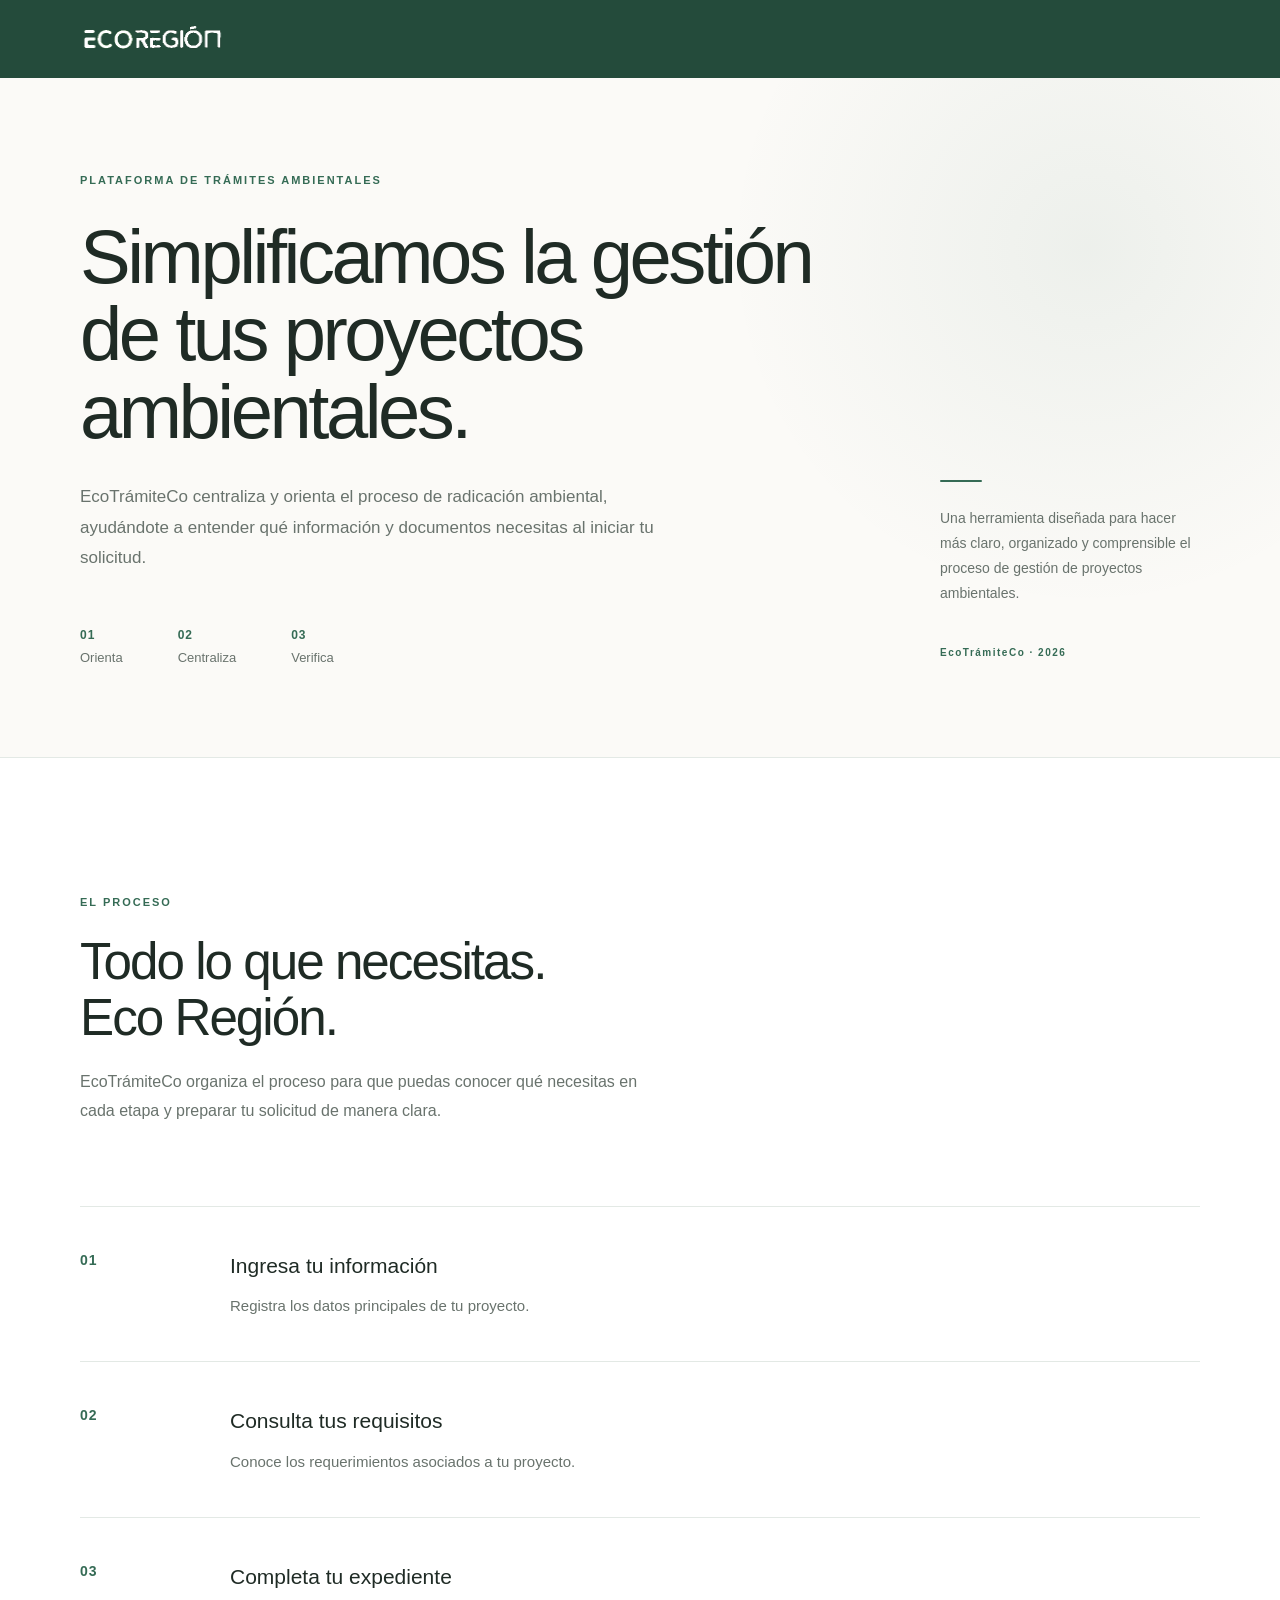
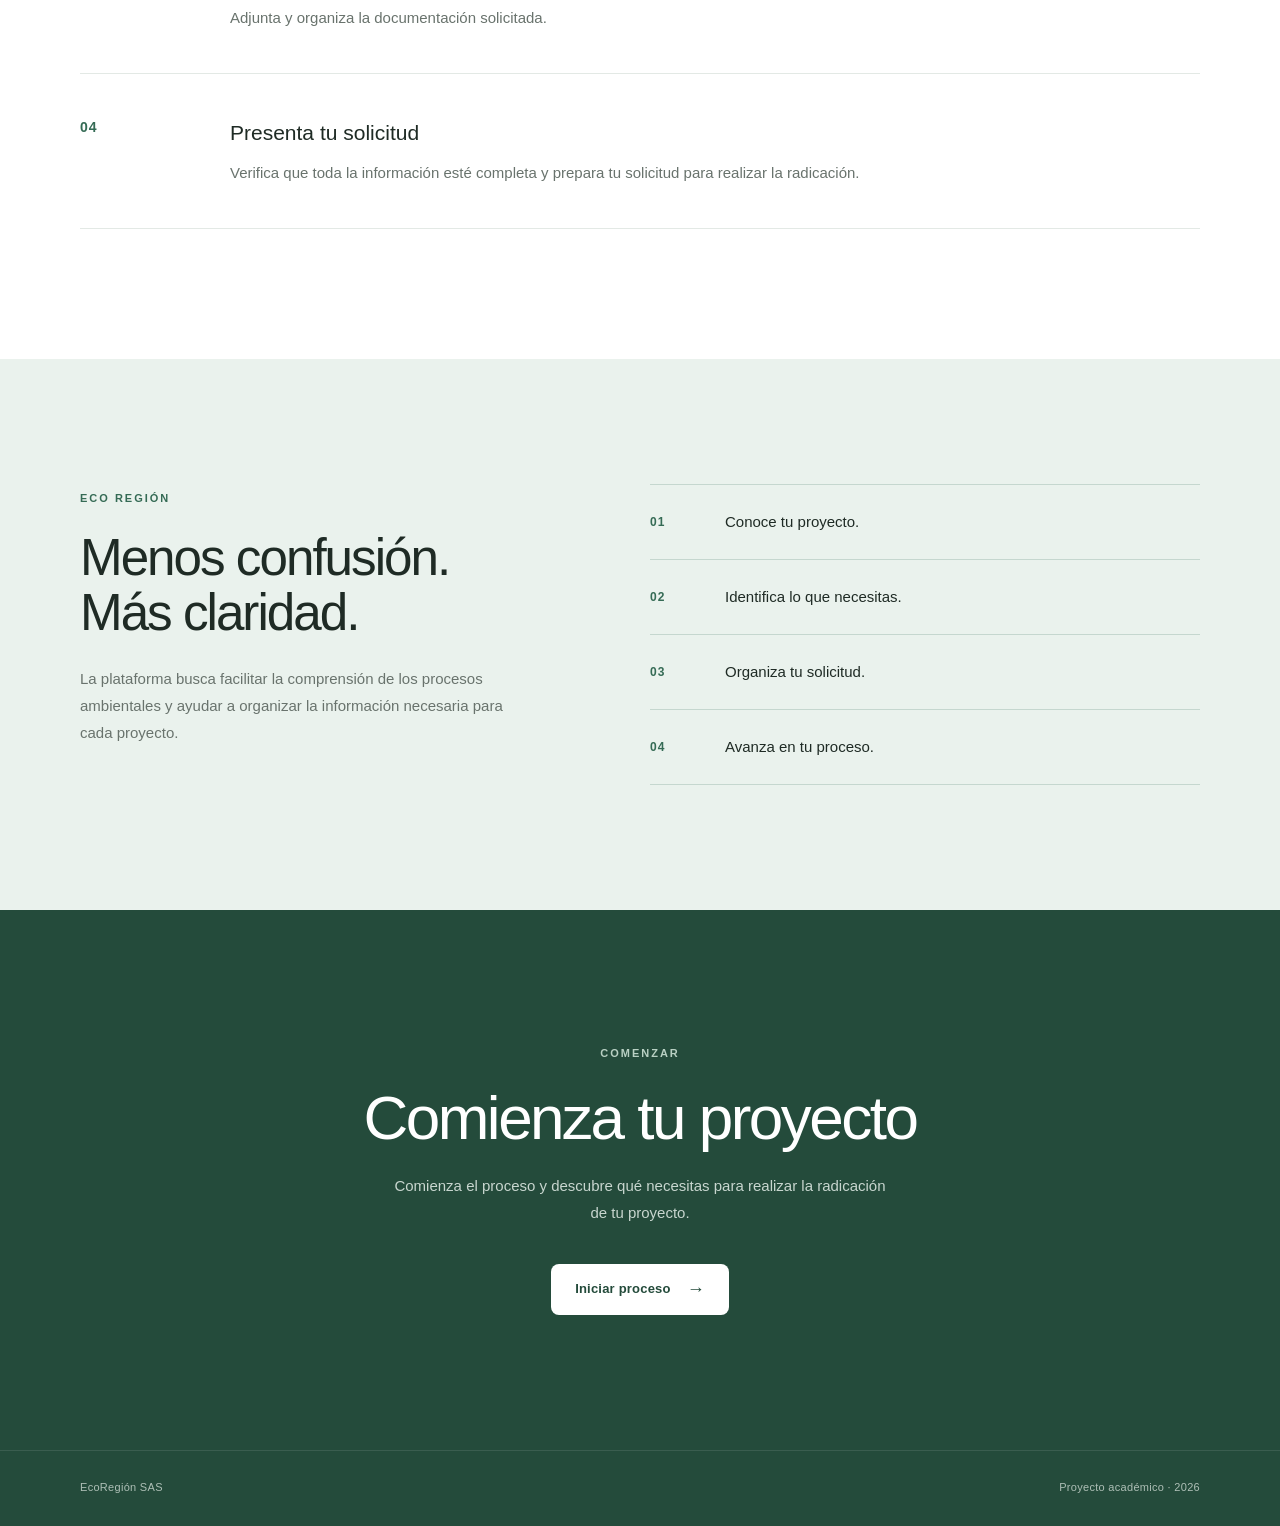
<file: index.html>
<!DOCTYPE html>
<html lang="es">

<head>
    <meta charset="UTF-8">
    <meta name="viewport" content="width=device-width, initial-scale=1.0">

    <title>EcoRegión | EcoTrámiteCo</title>

    <meta name="description" content="EcoRegión facilita la gestión y radicación de proyectos ambientales.">
    
    <link rel="icon" type="image/png" href="img/Logotipo.png">
    <link rel="stylesheet" href="style.css">
</head>

<body>
    <!-- =========================
         HEADER
    ========================== -->

    <header class="navbar">
        <div class="container navbar-content">

            <a href="#inicio" class="logo">
                <img src="/img/Logo.png" alt="EcoRegión">
            </a>

        </div>
    </header>


    <main>

        <!-- =========================
             HERO
        ========================== -->

        <section id="inicio" class="hero">

            <div class="container hero-content">

                <div class="hero-text">

                    <span class="label">
                        PLATAFORMA DE TRÁMITES AMBIENTALES
                    </span>

                    <h1>
                        Simplificamos la gestión
                        de tus proyectos ambientales.
                    </h1>

                    <p>
                        EcoTrámiteCo centraliza y orienta el proceso de
                        radicación ambiental, ayudándote a entender
                        qué información y documentos necesitas al iniciar tu solicitud.
                    </p>

                    <div class="hero-meta">

                        <div>
                            <strong>01</strong>
                            <span>Orienta</span>
                        </div>

                        <div>
                            <strong>02</strong>
                            <span>Centraliza</span>
                        </div>

                        <div>
                            <strong>03</strong>
                            <span>Verifica</span>
                        </div>

                    </div>

                </div>


                <div class="hero-side">

                    <div class="hero-line"></div>

                    <p>
                        Una herramienta diseñada para hacer más
                        claro, organizado y comprensible el proceso
                        de gestión de proyectos ambientales.
                    </p>

                    <span class="hero-location">
                        EcoTrámiteCo · 2026
                    </span>

                </div>

            </div>

        </section>


        <!-- =========================
             CÓMO FUNCIONA
        ========================== -->

        <section id="como-funciona" class="process">

            <div class="container">

                <div class="section-header">

                    <span class="label">
                        El proceso
                    </span>

                    <h2>
                        Todo lo que necesitas.<br> 
                        Eco Región.
                    </h2>

                    <p>
                        EcoTrámiteCo organiza el proceso para que puedas
                        conocer qué necesitas en cada etapa y preparar
                        tu solicitud de manera clara.
                    </p>

                </div>


                <div class="steps">

                    <!-- PASO 01 -->

                    <article class="step">

                        <span class="step-number">
                            01
                        </span>

                        <div class="step-content">

                            <h3>
                                Ingresa tu información
                            </h3>

                            <p>
                                Registra los datos principales de tu proyecto.
                            </p>

                        </div>

                    </article>


                    <!-- PASO 02 -->

                    <article class="step">

                        <span class="step-number">
                            02
                        </span>

                        <div class="step-content">

                            <h3>
                                Consulta tus requisitos
                            </h3>

                            <p>
                                Conoce los requerimientos asociados a tu proyecto.
                            </p>

                        </div>

                    </article>


                    <!-- PASO 03 -->

                    <article class="step">

                        <span class="step-number">
                            03
                        </span>

                        <div class="step-content">

                            <h3>
                                Completa tu expediente
                            </h3>

                            <p>
                                Adjunta y organiza la documentación solicitada.
                            </p>

                        </div>

                    </article>


                    <!-- PASO 04 -->

                    <article class="step">

                        <span class="step-number">
                            04
                        </span>

                        <div class="step-content">

                            <h3>
                                Presenta tu solicitud
                            </h3>

                            <p>
                                Verifica que toda la información esté
                                completa y prepara tu solicitud para
                                realizar la radicación.
                            </p>

                        </div>

                    </article>

                </div>

            </div>

        </section>


        <!-- =========================
             QUÉ PUEDES HACER
        ========================== -->

        <section class="features">

            <div class="container features-grid">

                <div class="features-intro">

                    <span class="label">
                        ECO REGIÓN
                    </span>

                    <h2>
                        Menos confusión.
                        Más claridad.
                    </h2>

                    <p>
                        La plataforma busca facilitar la comprensión
                        de los procesos ambientales y ayudar a organizar
                        la información necesaria para cada proyecto.
                    </p>

                </div>


                <div class="feature-list">

                    <div class="feature-item">

                        <span>01</span>

                        <p>
                            Conoce tu proyecto.
                        </p>

                    </div>


                    <div class="feature-item">

                        <span>02</span>

                        <p>
                            Identifica lo que necesitas.
                        </p>

                    </div>


                    <div class="feature-item">

                        <span>03</span>

                        <p>
                            Organiza tu solicitud.
                        </p>

                    </div>


                    <div class="feature-item">

                        <span>04</span>

                        <p>
                            Avanza en tu proceso.
                        </p>

                    </div>

                </div>

            </div>

        </section>


        <!-- =========================
             CTA FINAL
        ========================== -->

        <section id="radicar" class="cta">

            <div class="container cta-content">

                <span class="label">
                    COMENZAR
                </span>

                <h2>
                    Comienza tu proyecto
                </h2>

                <p>
                    Comienza el proceso y descubre qué necesitas
                    para realizar la radicación de tu proyecto.
                </p>

                <a href="formulario.html" class="primary-button">
                    Iniciar proceso
                    <span>→</span>
                </a>

            </div>

        </section>

    </main>


    <!-- =========================
         FOOTER
    ========================== -->

    <footer>

        <div class="container footer-content">

            <span>
                EcoRegión SAS
            </span>

            <span>
                Proyecto académico · 2026
            </span>

        </div>

    </footer>

</body>

</html>
</file>
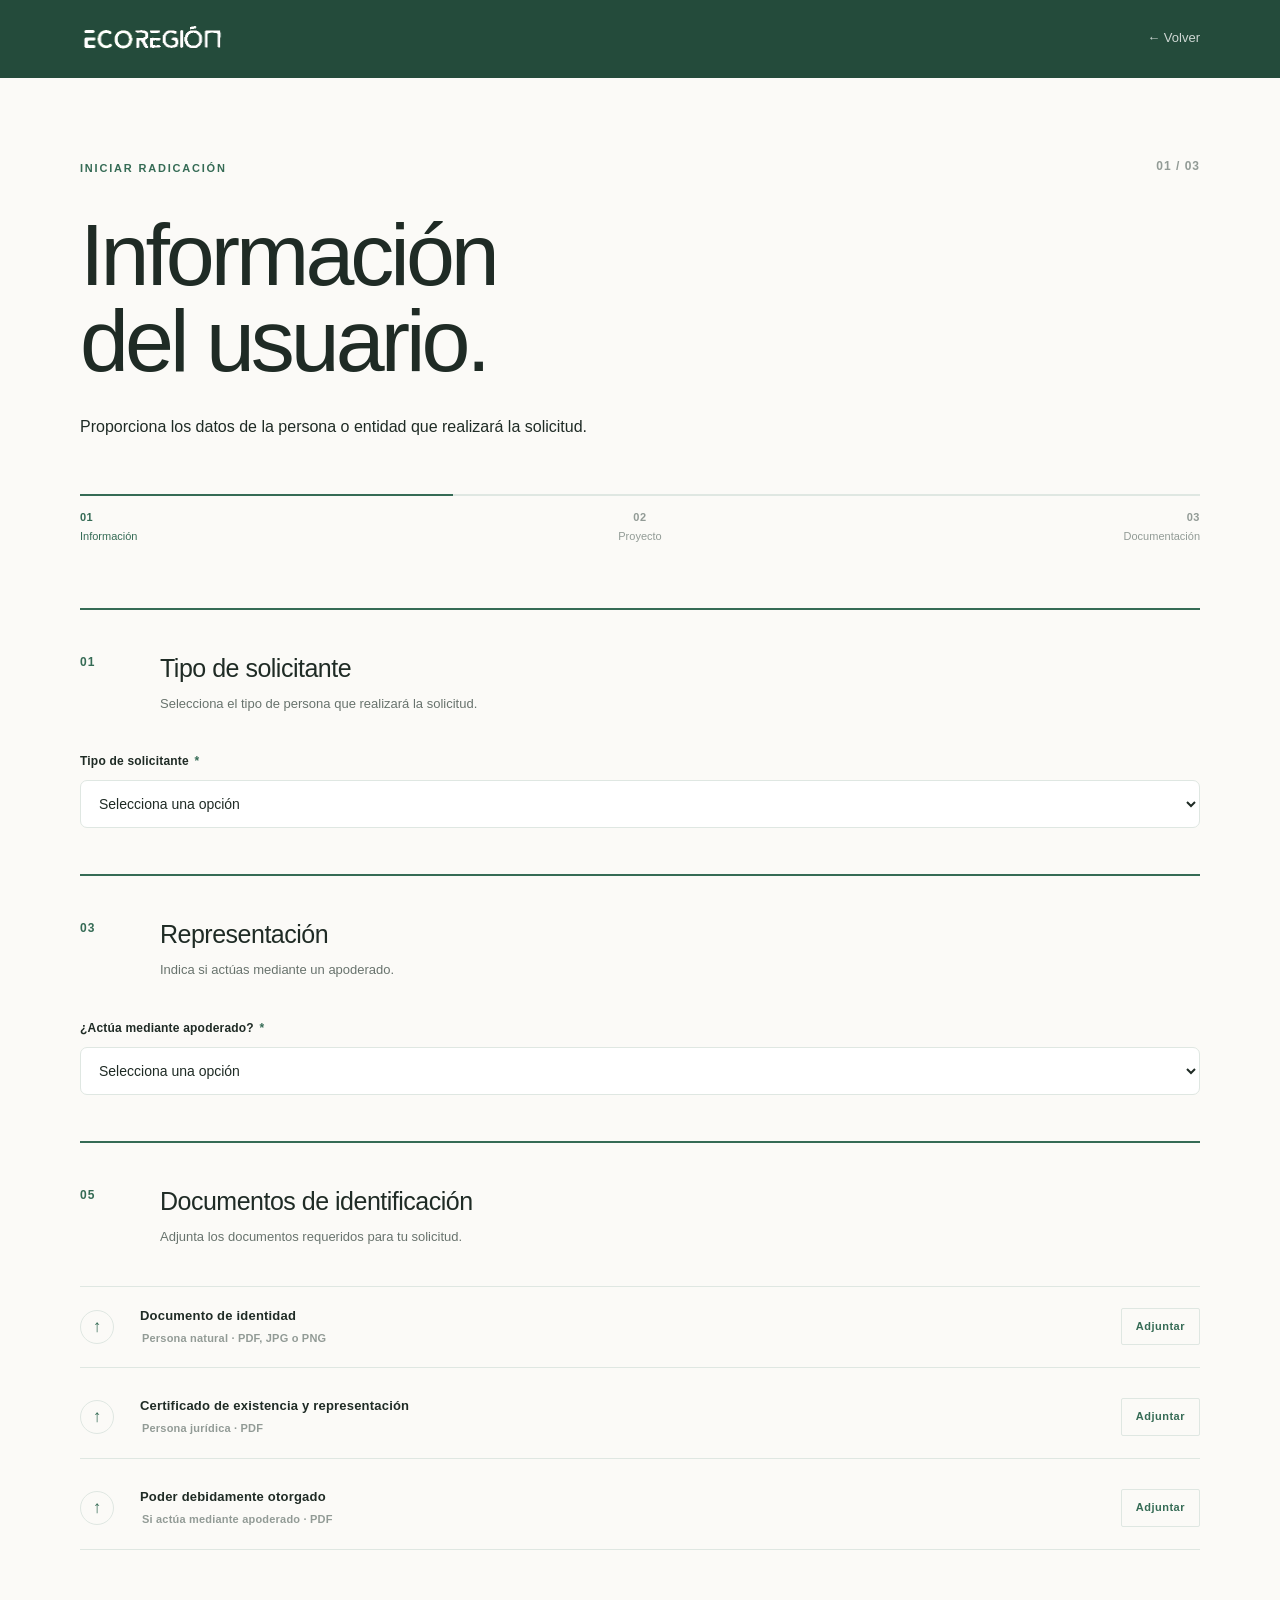
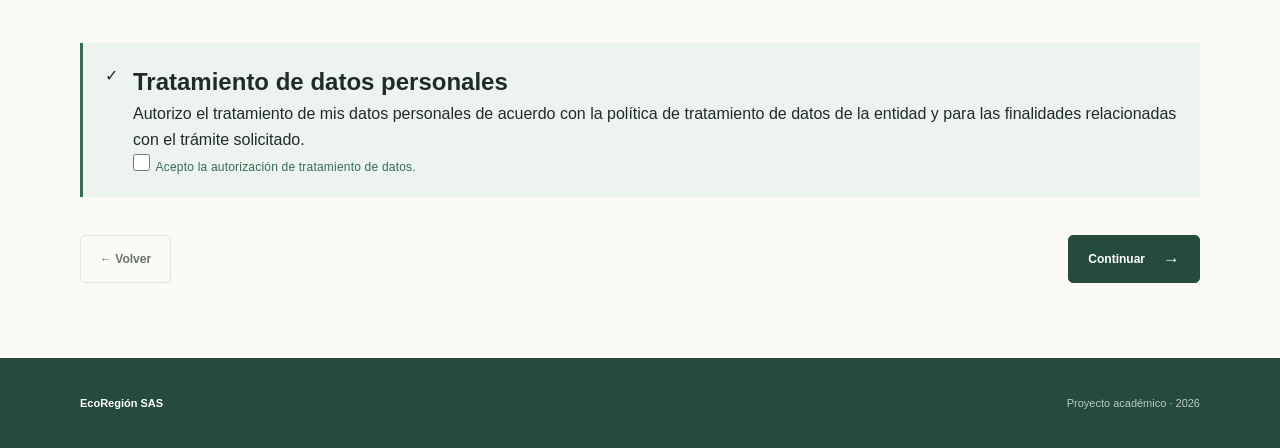
<file: formulario.html>
<!DOCTYPE html>
<html lang="es">

<head>
    <meta charset="UTF-8">
    <meta name="viewport" content="width=device-width, initial-scale=1.0">

    <title>EcoRegión | EcoTrámiteCo</title>

    <link rel="icon" type="image/png" href="img/Logotipo.png">
    <link rel="stylesheet" href="formulario.css">
</head>

<body>

    <!-- =========================
         HEADER
    ========================== -->

    <header class="navbar">

        <div class="navbar-content">

            <a href="index.html" class="logo">
                <img src="/img/Logo.png" alt="EcoRegión">
            </a>

            <a href="index.html" class="back-home">
                ← Volver
            </a>

        </div>

    </header>


    <!-- =========================
         CONTENIDO PRINCIPAL
    ========================== -->

    <main class="form-container">


        <!-- =========================
             INTRODUCCIÓN
        ========================== -->

        <section class="form-intro">

            <div class="intro-top">

                <div>

                    <span class="eyebrow">
                        INICIAR RADICACIÓN
                    </span>


                </div>

                <div class="step-counter">
                    01 <span>/ 03</span>
                </div>

            </div>


            <div class="intro-content">

                <h1>
                    Información<br>
                    del usuario.
                </h1>

                <p>
                    Proporciona los datos de la persona o entidad
                    que realizará la solicitud.
                </p>

            </div>


            <!-- =========================
                 PROGRESO
            ========================== -->

            <div class="progress">

                <div class="progress-line">

                    <div class="progress-active"></div>

                </div>


                <div class="progress-labels">

                    <div class="progress-step active">

                        <span>01</span>

                        <p>
                            Información
                        </p>

                    </div>


                    <div class="progress-step">

                        <span>02</span>

                        <p>
                            Proyecto
                        </p>

                    </div>


                    <div class="progress-step">

                        <span>03</span>

                        <p>
                            Documentación
                        </p>

                    </div>

                </div>

            </div>

        </section>


        <!-- =========================
             FORMULARIO
        ========================== -->

        <section class="form-section">

            <form id="formularioSolicitante">


                <!-- =========================
                     01. TIPO DE SOLICITANTE
                ========================== -->

                <div class="form-block">

                    <div class="block-heading">

                        <span class="block-number">
                            01
                        </span>

                        <div>

                            <h2>
                                Tipo de solicitante
                            </h2>

                            <p>
                                Selecciona el tipo de persona que realizará
                                la solicitud.
                            </p>

                        </div>

                    </div>


                    <div class="field">

                        <label for="tipoSolicitante">

                            Tipo de solicitante

                            <span>*</span>

                        </label>


                        <select id="tipoSolicitante" name="tipoSolicitante" required>

                            <option value="" selected disabled>
                                Selecciona una opción
                            </option>

                            <option value="natural">
                                Persona Natural
                            </option>

                            <option value="juridica">
                                Persona Jurídica
                            </option>

                        </select>

                    </div>

                </div>


                <!-- =========================
                     02. PERSONA NATURAL
                ========================== -->

                <div class="form-block conditional-card" id="personaNatural">

                    <div class="block-heading">

                        <span class="block-number">
                            02
                        </span>

                        <div>

                            <h2>
                                Datos personales
                            </h2>

                            <p>
                                Información de identificación y contacto
                                del solicitante.
                            </p>

                        </div>

                    </div>


                    <div class="field-grid">


                        <!-- NOMBRES -->

                        <div class="field full-width">

                            <label for="nombres">

                                Nombres y apellidos completos

                                <span>*</span>

                            </label>

                            <input type="text" id="nombres" name="nombres" placeholder="Escribe tu nombre completo">

                        </div>


                        <!-- TIPO DOCUMENTO -->

                        <div class="field">

                            <label for="tipoDocumento">

                                Tipo de documento

                                <span>*</span>

                            </label>

                            <select id="tipoDocumento" name="tipoDocumento">

                                <option value="" selected disabled>
                                    Selecciona
                                </option>

                                <option value="cc">
                                    Cédula de ciudadanía
                                </option>

                                <option value="ce">
                                    Cédula de extranjería
                                </option>

                                <option value="pasaporte">
                                    Pasaporte
                                </option>

                            </select>

                        </div>


                        <!-- NUMERO DOCUMENTO -->

                        <div class="field">

                            <label for="numeroDocumento">

                                Número de documento

                                <span>*</span>

                            </label>

                            <input type="text" id="numeroDocumento" name="numeroDocumento"
                                placeholder="Número de documento">

                        </div>


                        <!-- CORREO -->

                        <div class="field">

                            <label for="correo">

                                Correo de notificación

                                <span>*</span>

                            </label>

                            <input type="email" id="correo" name="correo" placeholder="correo@ejemplo.com">

                        </div>


                        <!-- CELULAR -->

                        <div class="field">

                            <label for="celular">

                                Teléfono celular

                                <span>*</span>

                            </label>

                            <input type="tel" id="celular" name="celular" placeholder="Número de celular">

                        </div>


                        <!-- TELEFONO -->

                        <div class="field">

                            <label for="telefono">

                                Teléfono fijo

                            </label>

                            <input type="tel" id="telefono" name="telefono" placeholder="Número de teléfono">

                        </div>


                        <!-- DIRECCION -->

                        <div class="field full-width">

                            <label for="direccion">

                                Dirección de notificación judicial

                                <span>*</span>

                            </label>

                            <input type="text" id="direccion" name="direccion" placeholder="Dirección completa">

                        </div>

                    </div>

                </div>


                <!-- =========================
                     02. PERSONA JURÍDICA
                ========================== -->

                <div class="form-block conditional-card" id="personaJuridica">

                    <div class="block-heading">

                        <span class="block-number">
                            02
                        </span>

                        <div>

                            <h2>
                                Datos de la entidad
                            </h2>

                            <p>
                                Información legal y de contacto de la
                                persona jurídica.
                            </p>

                        </div>

                    </div>


                    <div class="field-grid">


                        <!-- RAZON SOCIAL -->

                        <div class="field full-width">

                            <label for="razonSocial">

                                Razón social o nombre de la entidad

                                <span>*</span>

                            </label>

                            <input type="text" id="razonSocial" name="razonSocial"
                                placeholder="Nombre completo de la entidad">

                        </div>


                        <!-- NIT -->

                        <div class="field">

                            <label for="nit">

                                NIT con dígito de verificación

                                <span>*</span>

                            </label>

                            <input type="text" id="nit" name="nit" placeholder="Ej. 900123456-7">

                        </div>


                        <!-- REPRESENTANTE -->

                        <div class="field">

                            <label for="representante">

                                Representante legal

                                <span>*</span>

                            </label>

                            <input type="text" id="representante" name="representante"
                                placeholder="Nombres y apellidos">

                        </div>


                        <!-- CEDULA REPRESENTANTE -->

                        <div class="field">

                            <label for="cedulaRepresentante">

                                Cédula del representante

                                <span>*</span>

                            </label>

                            <input type="text" id="cedulaRepresentante" name="cedulaRepresentante"
                                placeholder="Número de cédula">

                        </div>


                        <!-- CORREO INSTITUCIONAL -->

                        <div class="field">

                            <label for="correoInstitucional">

                                Correo institucional

                                <span>*</span>

                            </label>

                            <input type="email" id="correoInstitucional" name="correoInstitucional"
                                placeholder="empresa@ejemplo.com">

                        </div>


                        <!-- CORREO REPRESENTANTE -->

                        <div class="field">

                            <label for="correoRepresentante">

                                Correo del representante

                                <span>*</span>

                            </label>

                            <input type="email" id="correoRepresentante" name="correoRepresentante"
                                placeholder="correo@ejemplo.com">

                        </div>


                        <!-- TELEFONO EMPRESA -->

                        <div class="field">

                            <label for="telefonoEmpresa">

                                Teléfono de contacto

                                <span>*</span>

                            </label>

                            <input type="tel" id="telefonoEmpresa" name="telefonoEmpresa"
                                placeholder="Teléfono de la empresa">

                        </div>


                        <!-- DIRECCION EMPRESA -->

                        <div class="field full-width">

                            <label for="direccionEmpresa">

                                Dirección de notificación judicial

                                <span>*</span>

                            </label>

                            <input type="text" id="direccionEmpresa" name="direccionEmpresa"
                                placeholder="Dirección completa">

                        </div>

                    </div>

                </div>


                <!-- =========================
                     03. REPRESENTACIÓN
                ========================== -->

                <div class="form-block">

                    <div class="block-heading">

                        <span class="block-number">
                            03
                        </span>

                        <div>

                            <h2>
                                Representación
                            </h2>

                            <p>
                                Indica si actúas mediante un apoderado.
                            </p>

                        </div>

                    </div>


                    <div class="field">

                        <label for="tieneApoderado">

                            ¿Actúa mediante apoderado?

                            <span>*</span>

                        </label>


                        <select id="tieneApoderado" name="tieneApoderado" required>

                            <option value="" selected disabled>
                                Selecciona una opción
                            </option>

                            <option value="no">
                                No
                            </option>

                            <option value="si">
                                Sí
                            </option>

                        </select>

                    </div>

                </div>


                <!-- =========================
                     04. DATOS DEL APODERADO
                ========================== -->

                <div class="form-block conditional-card" id="datosApoderado">

                    <div class="block-heading">

                        <span class="block-number">
                            04
                        </span>

                        <div>

                            <h2>
                                Datos del apoderado
                            </h2>

                            <p>
                                Información de la persona que representa
                                al solicitante.
                            </p>

                        </div>

                    </div>


                    <div class="field-grid">


                        <!-- NOMBRE APODERADO -->

                        <div class="field">

                            <label for="nombreApoderado">

                                Nombre completo

                                <span>*</span>

                            </label>

                            <input type="text" id="nombreApoderado" name="nombreApoderado"
                                placeholder="Nombres y apellidos">

                        </div>


                        <!-- CEDULA APODERADO -->

                        <div class="field">

                            <label for="cedulaApoderado">

                                Cédula de ciudadanía

                                <span>*</span>

                            </label>

                            <input type="text" id="cedulaApoderado" name="cedulaApoderado"
                                placeholder="Número de cédula">

                        </div>

                    </div>

                </div>


                <!-- =========================
                     05. DOCUMENTOS
                ========================== -->

                <div class="form-block">

                    <div class="block-heading">

                        <span class="block-number">
                            05
                        </span>

                        <div>

                            <h2>
                                Documentos de identificación
                            </h2>

                            <p>
                                Adjunta los documentos requeridos para
                                tu solicitud.
                            </p>

                        </div>

                    </div>


                    <div class="upload-list">


                        <!-- DOCUMENTO IDENTIDAD -->

                        <label class="upload-row" for="documentoIdentidad">

                            <div class="upload-symbol">
                                ↑
                            </div>

                            <div class="upload-info">

                                <strong>
                                    Documento de identidad
                                </strong>

                                <span>
                                    Persona natural · PDF, JPG o PNG
                                </span>

                            </div>

                            <span class="upload-action">
                                Adjuntar
                            </span>

                            <input type="file" id="documentoIdentidad" name="documentoIdentidad"
                                accept=".pdf,.jpg,.jpeg,.png">

                        </label>


                        <!-- CERTIFICADO -->

                        <label class="upload-row" for="certificado">

                            <div class="upload-symbol">
                                ↑
                            </div>

                            <div class="upload-info">

                                <strong>
                                    Certificado de existencia y representación
                                </strong>

                                <span>
                                    Persona jurídica · PDF
                                </span>

                            </div>

                            <span class="upload-action">
                                Adjuntar
                            </span>

                            <input type="file" id="certificado" name="certificado" accept=".pdf">

                        </label>


                        <!-- PODER -->

                        <label class="upload-row" for="poder">

                            <div class="upload-symbol">
                                ↑
                            </div>

                            <div class="upload-info">

                                <strong>
                                    Poder debidamente otorgado
                                </strong>

                                <span>
                                    Si actúa mediante apoderado · PDF
                                </span>

                            </div>

                            <span class="upload-action">
                                Adjuntar
                            </span>

                            <input type="file" id="poder" name="poder" accept=".pdf">

                        </label>

                    </div>

                </div>


                <!-- =========================
                     HABEAS DATA
                ========================== -->

                <div class="data-permission">

                    <div class="permission-icon">
                        ✓
                    </div>


                    <div class="permission-content">

                        <h2>
                            Tratamiento de datos personales
                        </h2>

                        <p>
                            Autorizo el tratamiento de mis datos personales
                            de acuerdo con la política de tratamiento de datos
                            de la entidad y para las finalidades relacionadas
                            con el trámite solicitado.
                        </p>


                        <label class="checkbox-container">

                            <input type="checkbox" id="habeasData" name="habeasData" required>

                            <span>
                                Acepto la autorización de tratamiento de datos.
                            </span>

                        </label>

                    </div>

                </div>


                <!-- =========================
                     BOTONES
                ========================== -->

                <div class="form-actions">

                    <a href="index.html" class="secondary-button">
                        ← Volver
                    </a>


                    <button type="submit" class="primary-button">
                        Continuar

                        <span>
                            →
                        </span>

                    </button>

                </div>

            </form>

        </section>

    </main>


    <!-- =========================
         FOOTER
    ========================== -->

    <footer class="footer">

        <div class="footer-content">

            <span>
                EcoRegión SAS
            </span>

            <span>
                Proyecto académico · 2026
            </span>

        </div>

    </footer>


    <!-- =========================
         JAVASCRIPT
    ========================== -->

    <script>

        // =====================================
        // ELEMENTOS
        // =====================================

        const tipoSolicitante =
            document.getElementById("tipoSolicitante");

        const personaNatural =
            document.getElementById("personaNatural");

        const personaJuridica =
            document.getElementById("personaJuridica");

        const tieneApoderado =
            document.getElementById("tieneApoderado");

        const datosApoderado =
            document.getElementById("datosApoderado");

        const formulario =
            document.getElementById("formularioSolicitante");


        // =====================================
        // OCULTAR CAMPOS CONDICIONALES
        // =====================================

        personaNatural.style.display = "none";
        personaJuridica.style.display = "none";
        datosApoderado.style.display = "none";


        // =====================================
        // PERSONA NATURAL / JURÍDICA
        // =====================================

        tipoSolicitante.addEventListener("change", function () {

            personaNatural.style.display = "none";
            personaJuridica.style.display = "none";

            if (this.value === "natural") {

                personaNatural.style.display = "block";

            }

            if (this.value === "juridica") {

                personaJuridica.style.display = "block";

            }

        });


        // =====================================
        // APODERADO
        // =====================================

        tieneApoderado.addEventListener("change", function () {

            if (this.value === "si") {

                datosApoderado.style.display = "block";

            } else {

                datosApoderado.style.display = "none";

            }

        });


        // =====================================
        // GUARDAR INFORMACIÓN
        // =====================================

        formulario.addEventListener("submit", function (event) {

            event.preventDefault();


            // Obtener todos los datos del formulario

            const datos = new FormData(formulario);


            // Guardar los datos de texto,
            // números y selecciones

            datos.forEach(function (valor, nombre) {

                if (typeof valor === "string") {

                    sessionStorage.setItem(
                        nombre,
                        valor
                    );

                }

            });


            // Guardar específicamente
            // el tipo de solicitante

            sessionStorage.setItem(
                "tipoSolicitante",
                tipoSolicitante.value
            );


            // Guardar el estado del Habeas Data

            sessionStorage.setItem(
                "habeasData",
                document.getElementById("habeasData").checked
            );


            // Ir al formulario 2

            window.location.href = "formulario2.html";

        });

    </script>

</body>

</html>
</file>
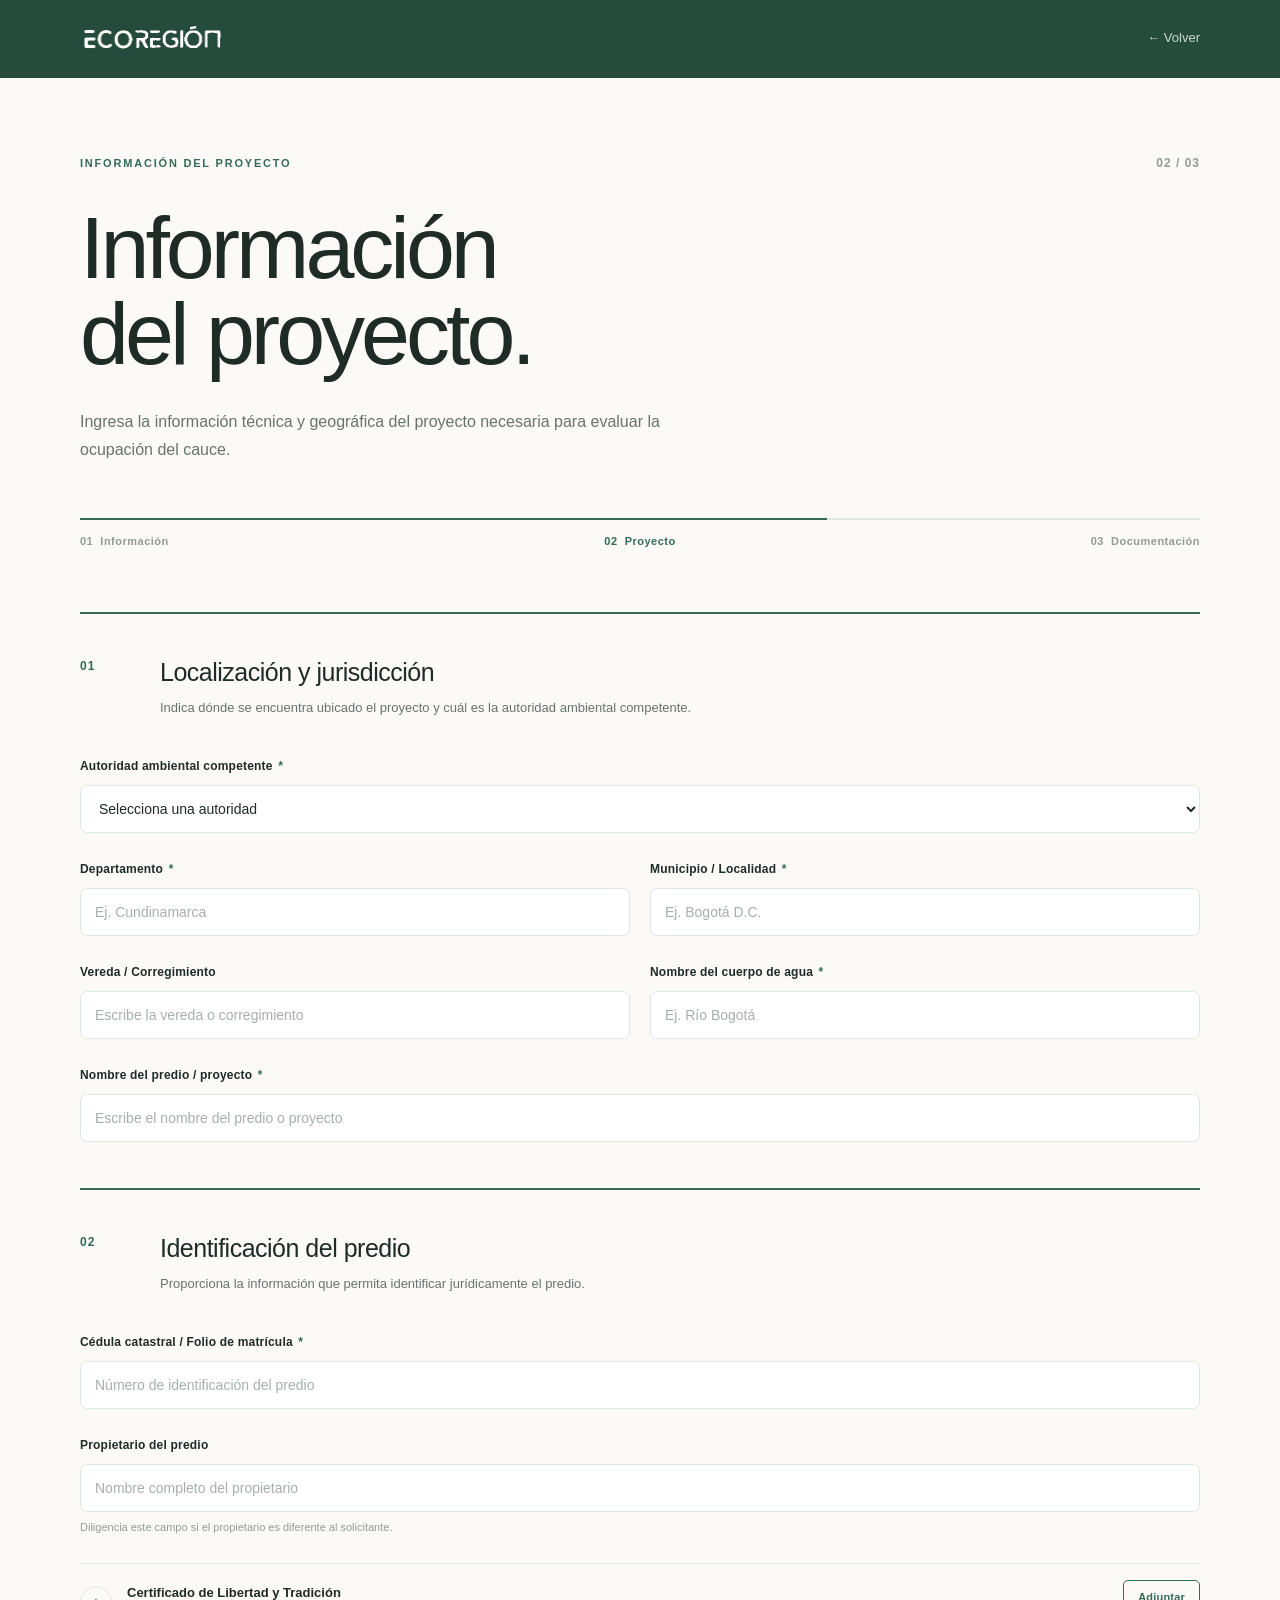
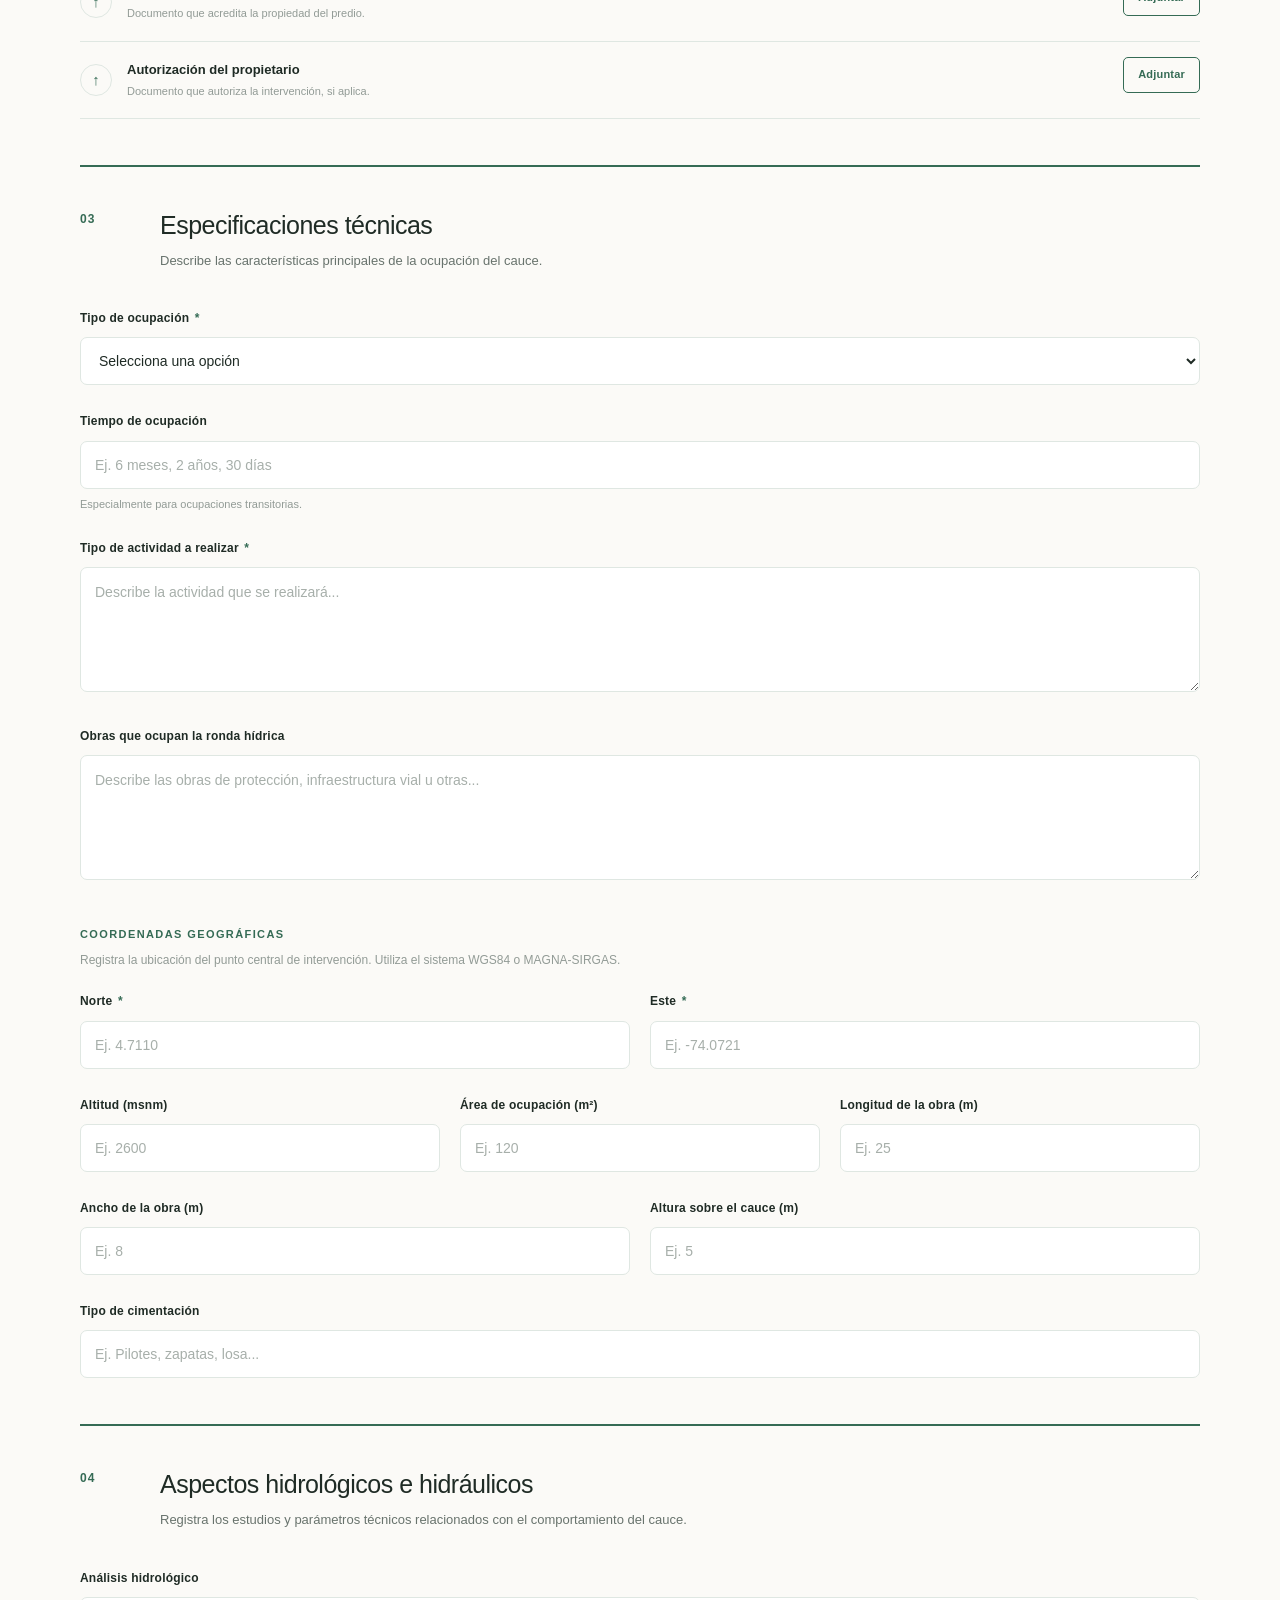
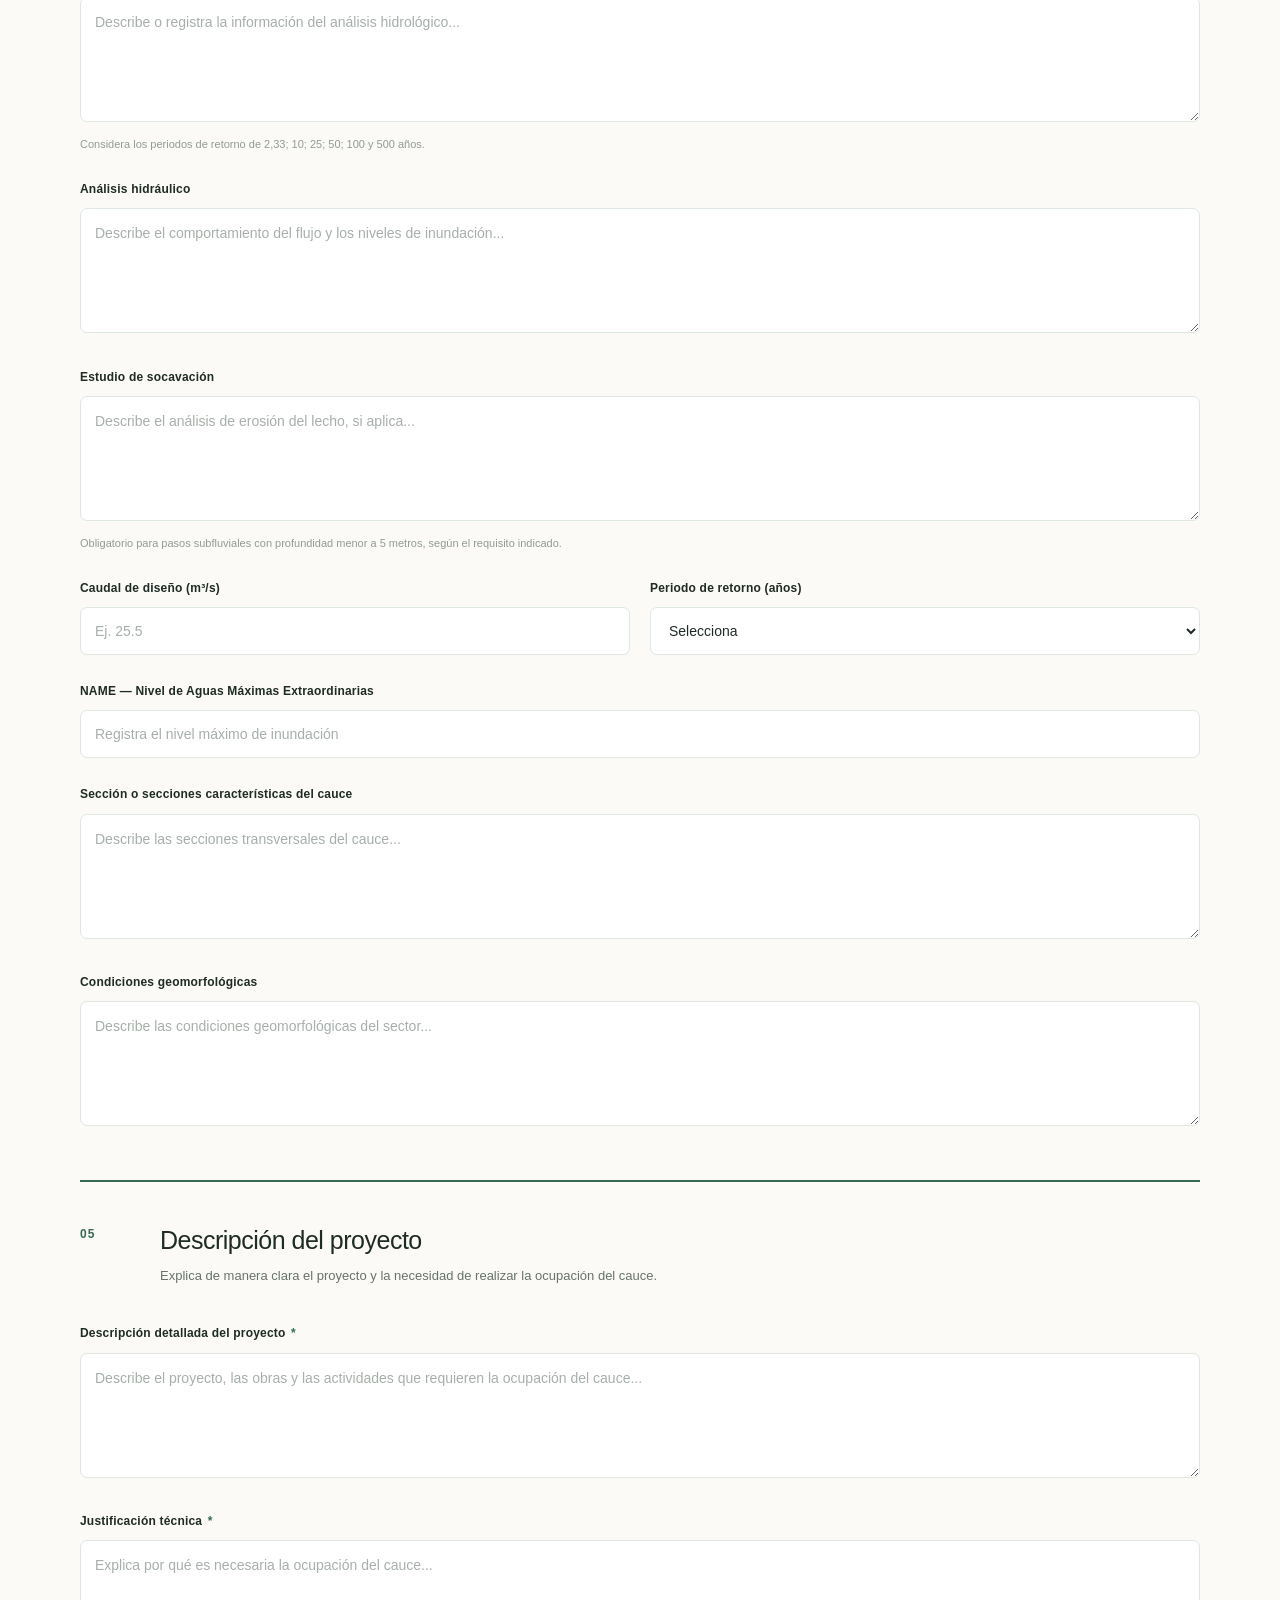
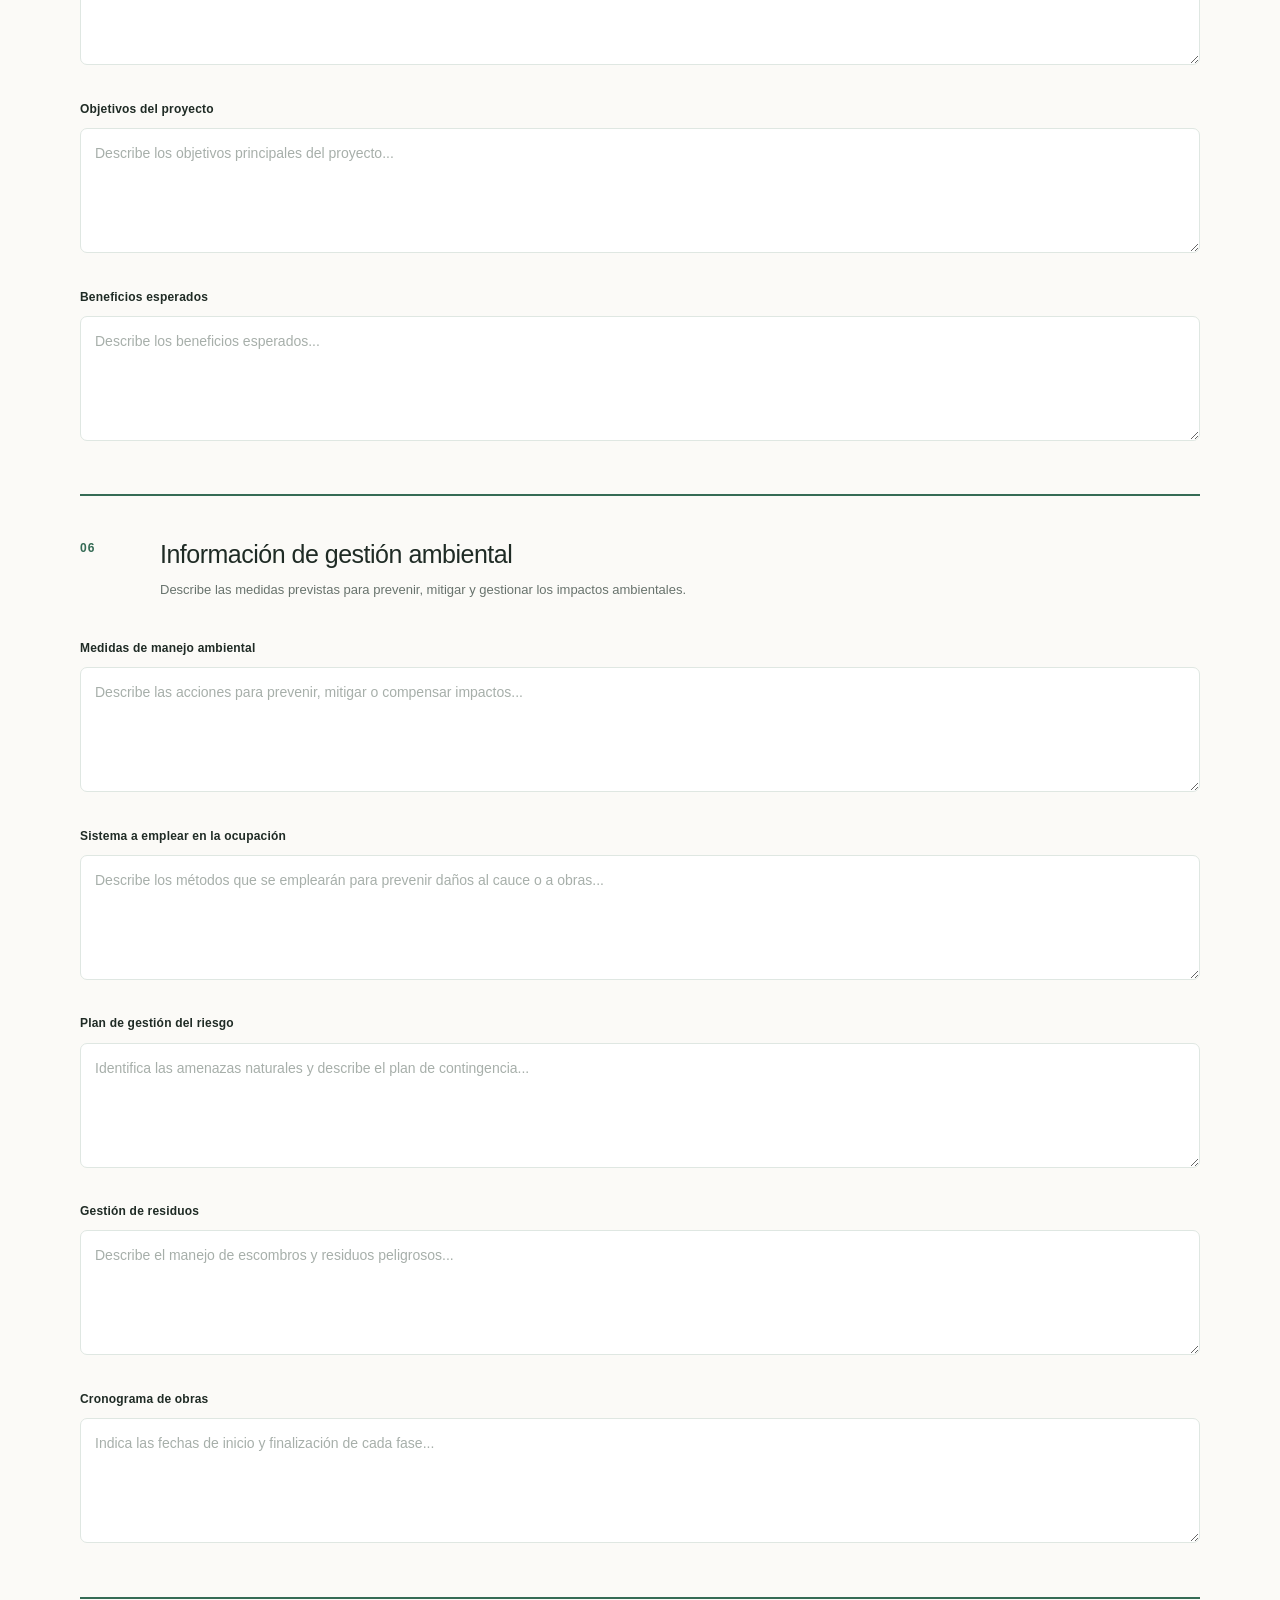
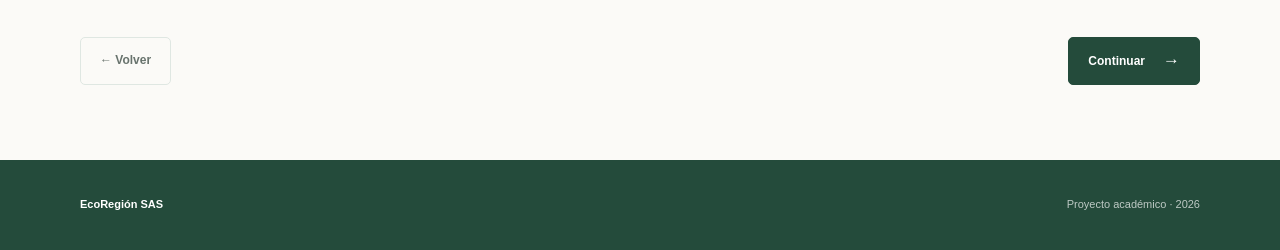
<file: formulario2.html>
<!DOCTYPE html>
<html lang="es">

<head>
    <meta charset="UTF-8">
    <meta name="viewport" content="width=device-width, initial-scale=1.0">

    <title>EcoRegión | EcoTrámiteCo</title>

    <link rel="icon" type="image/png" href="img/Logotipo.png">
    <link rel="stylesheet" href="formulario2.css">
</head>

<body>

    <!-- HEADER -->
    <header class="navbar">
        <div class="navbar-content">

            <a href="index.html" class="logo">
                <img src="/img/Logo.png" alt="EcoRegión">
            </a>

            <a href="formulario.html" class="back-home">
                ← Volver
            </a>

        </div>
    </header>


    <!-- CONTENIDO PRINCIPAL -->
    <main class="form-container">

        <!-- INTRODUCCIÓN -->
        <section class="form-intro">

            <div class="intro-top">
                <span class="eyebrow">INFORMACIÓN DEL PROYECTO</span>
                <span class="step-counter">02 / 03</span>
            </div>

            <h1>
                Información<br>
                del proyecto.
            </h1>

            <p>
                Ingresa la información técnica y geográfica del proyecto
                necesaria para evaluar la ocupación del cauce.
            </p>

            <!-- PROGRESO -->
            <div class="progress">

                <div class="progress-line">
                    <span class="progress-active"></span>
                </div>

                <div class="progress-labels">
                    <span>01&nbsp; Información</span>
                    <span class="active">02&nbsp; Proyecto</span>
                    <span>03&nbsp; Documentación</span>
                </div>

            </div>

        </section>


        <!-- FORMULARIO -->
        <form id="projectForm">


            <!-- 01. LOCALIZACIÓN Y JURISDICCIÓN -->
            <section class="form-block">

                <div class="block-heading">

                    <span class="block-number">01</span>

                    <div>
                        <h2>Localización y jurisdicción</h2>

                        <p>
                            Indica dónde se encuentra ubicado el proyecto
                            y cuál es la autoridad ambiental competente.
                        </p>
                    </div>

                </div>


                <div class="field">

                    <label for="autoridad">
                        Autoridad ambiental competente
                        <span>*</span>
                    </label>

                    <select id="autoridad" name="autoridad" required>

                        <option value="" selected disabled>
                            Selecciona una autoridad
                        </option>

                        <option value="CAR Cundinamarca">
                            CAR Cundinamarca
                        </option>

                        <option value="SDA">
                            Secretaría Distrital de Ambiente — SDA
                        </option>

                        <option value="Corpoboyaca">
                            Corpoboyacá
                        </option>

                    </select>

                </div>


                <div class="field-grid">

                    <div class="field">

                        <label for="departamento">
                            Departamento
                            <span>*</span>
                        </label>

                        <input type="text" id="departamento" name="departamento" placeholder="Ej. Cundinamarca"
                            required>

                    </div>


                    <div class="field">

                        <label for="municipio">
                            Municipio / Localidad
                            <span>*</span>
                        </label>

                        <input type="text" id="municipio" name="municipio" placeholder="Ej. Bogotá D.C." required>

                    </div>

                </div>


                <div class="field-grid">

                    <div class="field">

                        <label for="vereda">
                            Vereda / Corregimiento
                        </label>

                        <input type="text" id="vereda" name="vereda" placeholder="Escribe la vereda o corregimiento">

                    </div>


                    <div class="field">

                        <label for="cuerpoAgua">
                            Nombre del cuerpo de agua
                            <span>*</span>
                        </label>

                        <input type="text" id="cuerpoAgua" name="cuerpoAgua" placeholder="Ej. Río Bogotá" required>

                    </div>

                </div>


                <div class="field">

                    <label for="nombreProyecto">
                        Nombre del predio / proyecto
                        <span>*</span>
                    </label>

                    <input type="text" id="nombreProyecto" name="nombreProyecto"
                        placeholder="Escribe el nombre del predio o proyecto" required>

                </div>

            </section>



            <!-- 02. IDENTIFICACIÓN DEL PREDIO -->
            <section class="form-block">

                <div class="block-heading">

                    <span class="block-number">02</span>

                    <div>
                        <h2>Identificación del predio</h2>

                        <p>
                            Proporciona la información que permita
                            identificar jurídicamente el predio.
                        </p>
                    </div>

                </div>


                <div class="field">

                    <label for="cedulaCatastral">
                        Cédula catastral / Folio de matrícula
                        <span>*</span>
                    </label>

                    <input type="text" id="cedulaCatastral" name="cedulaCatastral"
                        placeholder="Número de identificación del predio" required>

                </div>


                <div class="field">

                    <label for="propietario">
                        Propietario del predio
                    </label>

                    <input type="text" id="propietario" name="propietario"
                        placeholder="Nombre completo del propietario">

                    <small>
                        Diligencia este campo si el propietario es diferente al solicitante.
                    </small>

                </div>


                <!-- DOCUMENTO -->
                <div class="document-row">

                    <div class="document-info">

                        <span class="document-icon">↑</span>

                        <div>
                            <strong>Certificado de Libertad y Tradición</strong>

                            <small>
                                Documento que acredita la propiedad del predio.
                            </small>
                        </div>

                    </div>

                    <label class="upload-button">

                        Adjuntar

                        <input type="file" id="certificadoTradicion" name="certificadoTradicion"
                            accept=".pdf,.jpg,.jpeg,.png">

                    </label>

                </div>


                <!-- DOCUMENTO -->
                <div class="document-row">

                    <div class="document-info">

                        <span class="document-icon">↑</span>

                        <div>
                            <strong>Autorización del propietario</strong>

                            <small>
                                Documento que autoriza la intervención, si aplica.
                            </small>
                        </div>

                    </div>

                    <label class="upload-button">

                        Adjuntar

                        <input type="file" id="autorizacionPropietario" name="autorizacionPropietario"
                            accept=".pdf,.jpg,.jpeg,.png">

                    </label>

                </div>

            </section>



            <!-- 03. ESPECIFICACIONES TÉCNICAS -->
            <section class="form-block">

                <div class="block-heading">

                    <span class="block-number">03</span>

                    <div>
                        <h2>Especificaciones técnicas</h2>

                        <p>
                            Describe las características principales
                            de la ocupación del cauce.
                        </p>
                    </div>

                </div>


                <div class="field">

                    <label for="tipoOcupacion">
                        Tipo de ocupación
                        <span>*</span>
                    </label>

                    <select id="tipoOcupacion" name="tipoOcupacion" required>

                        <option value="" selected disabled>
                            Selecciona una opción
                        </option>

                        <option value="Permanente">
                            Permanente
                        </option>

                        <option value="Transitoria">
                            Transitoria
                        </option>

                    </select>

                </div>


                <div class="field">

                    <label for="tiempoOcupacion">
                        Tiempo de ocupación
                    </label>

                    <input type="text" id="tiempoOcupacion" name="tiempoOcupacion"
                        placeholder="Ej. 6 meses, 2 años, 30 días">

                    <small>
                        Especialmente para ocupaciones transitorias.
                    </small>

                </div>


                <div class="field">

                    <label for="tipoActividad">
                        Tipo de actividad a realizar
                        <span>*</span>
                    </label>

                    <textarea id="tipoActividad" name="tipoActividad"
                        placeholder="Describe la actividad que se realizará..." required></textarea>

                </div>


                <div class="field">

                    <label for="obrasRonda">
                        Obras que ocupan la ronda hídrica
                    </label>

                    <textarea id="obrasRonda" name="obrasRonda"
                        placeholder="Describe las obras de protección, infraestructura vial u otras..."></textarea>

                </div>


                <!-- COORDENADAS -->
                <div class="subheading">
                    <span>Coordenadas geográficas</span>
                </div>

                <p class="field-description">
                    Registra la ubicación del punto central de intervención.
                    Utiliza el sistema WGS84 o MAGNA-SIRGAS.
                </p>


                <div class="field-grid">

                    <div class="field">

                        <label for="norte">
                            Norte
                            <span>*</span>
                        </label>

                        <input type="text" id="norte" name="norte" placeholder="Ej. 4.7110" required>

                    </div>


                    <div class="field">

                        <label for="este">
                            Este
                            <span>*</span>
                        </label>

                        <input type="text" id="este" name="este" placeholder="Ej. -74.0721" required>

                    </div>

                </div>


                <div class="field-grid three-columns">

                    <div class="field">

                        <label for="altitud">
                            Altitud (msnm)
                        </label>

                        <input type="number" id="altitud" name="altitud" placeholder="Ej. 2600" step="any">

                    </div>


                    <div class="field">

                        <label for="areaOcupacion">
                            Área de ocupación (m²)
                        </label>

                        <input type="number" id="areaOcupacion" name="areaOcupacion" placeholder="Ej. 120" step="any"
                            min="0">

                    </div>


                    <div class="field">

                        <label for="longitudObra">
                            Longitud de la obra (m)
                        </label>

                        <input type="number" id="longitudObra" name="longitudObra" placeholder="Ej. 25" step="any"
                            min="0">

                    </div>

                </div>


                <div class="field-grid">

                    <div class="field">

                        <label for="anchoObra">
                            Ancho de la obra (m)
                        </label>

                        <input type="number" id="anchoObra" name="anchoObra" placeholder="Ej. 8" step="any" min="0">

                    </div>


                    <div class="field">

                        <label for="alturaCauce">
                            Altura sobre el cauce (m)
                        </label>

                        <input type="number" id="alturaCauce" name="alturaCauce" placeholder="Ej. 5" step="any" min="0">

                    </div>

                </div>


                <div class="field">

                    <label for="cimentacion">
                        Tipo de cimentación
                    </label>

                    <input type="text" id="cimentacion" name="cimentacion" placeholder="Ej. Pilotes, zapatas, losa...">

                </div>

            </section>



            <!-- 04. HIDROLOGÍA E HIDRÁULICA -->
            <section class="form-block">

                <div class="block-heading">

                    <span class="block-number">04</span>

                    <div>
                        <h2>Aspectos hidrológicos e hidráulicos</h2>

                        <p>
                            Registra los estudios y parámetros técnicos
                            relacionados con el comportamiento del cauce.
                        </p>
                    </div>

                </div>


                <div class="field">

                    <label for="analisisHidrologico">
                        Análisis hidrológico
                    </label>

                    <textarea id="analisisHidrologico" name="analisisHidrologico"
                        placeholder="Describe o registra la información del análisis hidrológico..."></textarea>

                    <small>
                        Considera los periodos de retorno de 2,33; 10; 25; 50; 100 y 500 años.
                    </small>

                </div>


                <div class="field">

                    <label for="analisisHidraulico">
                        Análisis hidráulico
                    </label>

                    <textarea id="analisisHidraulico" name="analisisHidraulico"
                        placeholder="Describe el comportamiento del flujo y los niveles de inundación..."></textarea>

                </div>


                <div class="field">

                    <label for="estudioSocavacion">
                        Estudio de socavación
                    </label>

                    <textarea id="estudioSocavacion" name="estudioSocavacion"
                        placeholder="Describe el análisis de erosión del lecho, si aplica..."></textarea>

                    <small>
                        Obligatorio para pasos subfluviales con profundidad menor a 5 metros, según el requisito
                        indicado.
                    </small>

                </div>


                <div class="field-grid">

                    <div class="field">

                        <label for="caudalDiseno">
                            Caudal de diseño (m³/s)
                        </label>

                        <input type="number" id="caudalDiseno" name="caudalDiseno" placeholder="Ej. 25.5" step="any"
                            min="0">

                    </div>


                    <div class="field">

                        <label for="periodoRetorno">
                            Periodo de retorno (años)
                        </label>

                        <select id="periodoRetorno" name="periodoRetorno">

                            <option value="" selected disabled>
                                Selecciona
                            </option>

                            <option value="2.33">2,33 años</option>
                            <option value="10">10 años</option>
                            <option value="25">25 años</option>
                            <option value="50">50 años</option>
                            <option value="100">100 años</option>
                            <option value="500">500 años</option>

                        </select>

                    </div>

                </div>


                <div class="field">

                    <label for="name">
                        NAME — Nivel de Aguas Máximas Extraordinarias
                    </label>

                    <input type="text" id="name" name="name" placeholder="Registra el nivel máximo de inundación">

                </div>


                <div class="field">

                    <label for="seccionesCauce">
                        Sección o secciones características del cauce
                    </label>

                    <textarea id="seccionesCauce" name="seccionesCauce"
                        placeholder="Describe las secciones transversales del cauce..."></textarea>

                </div>


                <div class="field">

                    <label for="condicionesGeomorfologicas">
                        Condiciones geomorfológicas
                    </label>

                    <textarea id="condicionesGeomorfologicas" name="condicionesGeomorfologicas"
                        placeholder="Describe las condiciones geomorfológicas del sector..."></textarea>

                </div>

            </section>



            <!-- 05. DESCRIPCIÓN DEL PROYECTO -->
            <section class="form-block">

                <div class="block-heading">

                    <span class="block-number">05</span>

                    <div>
                        <h2>Descripción del proyecto</h2>

                        <p>
                            Explica de manera clara el proyecto y la
                            necesidad de realizar la ocupación del cauce.
                        </p>
                    </div>

                </div>


                <div class="field">

                    <label for="descripcionProyecto">
                        Descripción detallada del proyecto
                        <span>*</span>
                    </label>

                    <textarea id="descripcionProyecto" name="descripcionProyecto"
                        placeholder="Describe el proyecto, las obras y las actividades que requieren la ocupación del cauce..."
                        required></textarea>

                </div>


                <div class="field">

                    <label for="justificacion">
                        Justificación técnica
                        <span>*</span>
                    </label>

                    <textarea id="justificacion" name="justificacion"
                        placeholder="Explica por qué es necesaria la ocupación del cauce..." required></textarea>

                </div>


                <div class="field">

                    <label for="objetivos">
                        Objetivos del proyecto
                    </label>

                    <textarea id="objetivos" name="objetivos"
                        placeholder="Describe los objetivos principales del proyecto..."></textarea>

                </div>


                <div class="field">

                    <label for="beneficios">
                        Beneficios esperados
                    </label>

                    <textarea id="beneficios" name="beneficios"
                        placeholder="Describe los beneficios esperados..."></textarea>

                </div>

            </section>



            <!-- 06. GESTIÓN AMBIENTAL -->
            <section class="form-block">

                <div class="block-heading">

                    <span class="block-number">06</span>

                    <div>
                        <h2>Información de gestión ambiental</h2>

                        <p>
                            Describe las medidas previstas para prevenir,
                            mitigar y gestionar los impactos ambientales.
                        </p>
                    </div>

                </div>


                <div class="field">

                    <label for="medidasManejo">
                        Medidas de manejo ambiental
                    </label>

                    <textarea id="medidasManejo" name="medidasManejo"
                        placeholder="Describe las acciones para prevenir, mitigar o compensar impactos..."></textarea>

                </div>


                <div class="field">

                    <label for="sistemaOcupacion">
                        Sistema a emplear en la ocupación
                    </label>

                    <textarea id="sistemaOcupacion" name="sistemaOcupacion"
                        placeholder="Describe los métodos que se emplearán para prevenir daños al cauce o a obras..."></textarea>

                </div>


                <div class="field">

                    <label for="planRiesgo">
                        Plan de gestión del riesgo
                    </label>

                    <textarea id="planRiesgo" name="planRiesgo"
                        placeholder="Identifica las amenazas naturales y describe el plan de contingencia..."></textarea>

                </div>


                <div class="field">

                    <label for="gestionResiduos">
                        Gestión de residuos
                    </label>

                    <textarea id="gestionResiduos" name="gestionResiduos"
                        placeholder="Describe el manejo de escombros y residuos peligrosos..."></textarea>

                </div>


                <div class="field">

                    <label for="cronograma">
                        Cronograma de obras
                    </label>

                    <textarea id="cronograma" name="cronograma"
                        placeholder="Indica las fechas de inicio y finalización de cada fase..."></textarea>

                </div>

            </section>



            <!-- BOTONES -->
            <div class="form-actions">

                <a href="formulario.html" class="secondary-button">
                    ← Volver
                </a>

                <button type="submit" class="primary-button">
                    Continuar
                    <span>→</span>
                </button>

            </div>

        </form>

    </main>



    <!-- FOOTER -->
    <footer class="footer">

        <div class="footer-content">

            <span>EcoRegión SAS</span>

            <span>Proyecto académico · 2026</span>

        </div>

    </footer>


    <!-- JAVASCRIPT -->
    <script>
        const projectForm = document.getElementById("projectForm");

        projectForm.addEventListener("submit", function (event) {
            event.preventDefault();

            const datos = new FormData(projectForm);

            datos.forEach(function (valor, nombre) {
                if (typeof valor === "string") {
                    sessionStorage.setItem(nombre, valor);
                }
            });

            window.location.href = "formulario3.html";
        });
    </script>

</body>

</html>
</file>
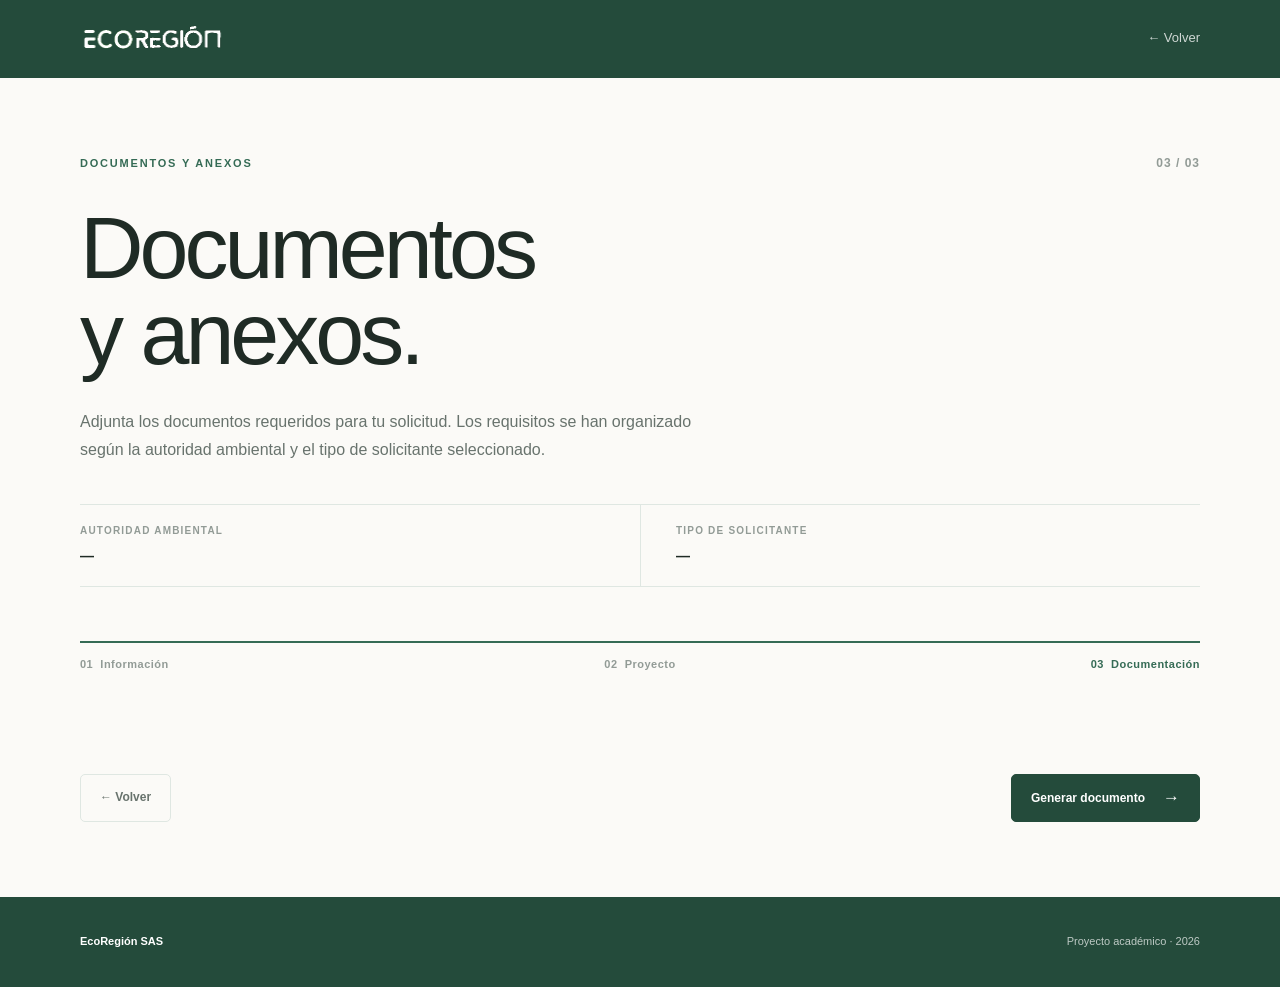
<file: formulario3.html>
<!DOCTYPE html>
<html lang="es">

<head>
    <meta charset="UTF-8">
    <meta name="viewport" content="width=device-width, initial-scale=1.0">

    <title>EcoRegión | EcoTrámiteCo</title>

    <link rel="icon" type="image/png" href="img/Logotipo.png">
    <link rel="stylesheet" href="formulario3.css">
</head>

<body>

    <!-- HEADER -->
    <header class="navbar">
        <div class="navbar-content">

            <a href="index.html" class="logo">
                <img src="/img/Logo.png" alt="EcoRegión">
            </a>

            <a href="formulario2.html" class="back-home">
                ← Volver
            </a>

        </div>
    </header>


    <!-- CONTENIDO -->
    <main class="form-container">

        <!-- INTRO -->
        <section class="form-intro">

            <div class="intro-top">

                <span class="eyebrow">
                    DOCUMENTOS Y ANEXOS
                </span>

                <span class="step-counter">
                    03 / 03
                </span>

            </div>


            <h1>
                Documentos<br>
                y anexos.
            </h1>


            <p>
                Adjunta los documentos requeridos para tu solicitud.
                Los requisitos se han organizado según la autoridad
                ambiental y el tipo de solicitante seleccionado.
            </p>


            <!-- INFORMACIÓN DE LA SOLICITUD -->
            <div class="application-summary">

                <div>
                    <span>Autoridad ambiental</span>
                    <strong id="authoritySummary">
                        —
                    </strong>
                </div>

                <div>
                    <span>Tipo de solicitante</span>
                    <strong id="applicantSummary">
                        —
                    </strong>
                </div>

            </div>


            <!-- PROGRESO -->
            <div class="progress">

                <div class="progress-line">
                    <span class="progress-active"></span>
                </div>

                <div class="progress-labels">

                    <span>
                        01&nbsp; Información
                    </span>

                    <span>
                        02&nbsp; Proyecto
                    </span>

                    <span class="active">
                        03&nbsp; Documentación
                    </span>

                </div>

            </div>

        </section>


        <!-- FORMULARIO -->
        <form id="documentsForm">


            <!-- =====================================
                 CAR CUNDINAMARCA
            ====================================== -->

            <section class="authority-section" id="sectionCAR" style="display: none;">

                <div class="authority-header">

                    <div>
                        <span class="authority-label">
                            AUTORIDAD AMBIENTAL
                        </span>

                        <h2>
                            CAR Cundinamarca
                        </h2>
                    </div>

                    <span class="authority-tag">
                        CAR
                    </span>

                </div>


                <!-- DOCUMENTOS GENERALES -->
                <div class="form-block">

                    <div class="block-heading">

                        <span class="block-number">
                            01
                        </span>

                        <div>

                            <h2>
                                Documentos generales
                            </h2>

                            <p>
                                Documentos administrativos requeridos
                                para la presentación de la solicitud.
                            </p>

                        </div>

                    </div>


                    <!-- Formulario -->
                    <div class="document-row">

                        <div class="document-info">

                            <span class="document-icon">
                                ↑
                            </span>

                            <div>

                                <strong>
                                    Formulario Único Nacional
                                </strong>

                                <small>
                                    Diligenciado y firmado por el solicitante.
                                </small>

                            </div>

                        </div>


                        <label class="upload-button">

                            Adjuntar

                            <input type="file" name="carFormulario" accept=".pdf,.jpg,.jpeg,.png">

                        </label>

                    </div>


                    <!-- Identificación -->
                    <div class="document-row" id="carIdentificacionNatural">

                        <div class="document-info">

                            <span class="document-icon">
                                ↑
                            </span>

                            <div>

                                <strong>
                                    Fotocopia de la cédula de ciudadanía
                                </strong>

                                <small>
                                    Requerida para personas naturales.
                                </small>

                            </div>

                        </div>


                        <label class="upload-button">

                            Adjuntar

                            <input type="file" name="carCedulaNatural" accept=".pdf,.jpg,.jpeg,.png">

                        </label>

                    </div>


                    <div class="document-row" id="carIdentificacionJuridica">

                        <div class="document-info">

                            <span class="document-icon">
                                ↑
                            </span>

                            <div>

                                <strong>
                                    Certificado de existencia y representación legal
                                </strong>

                                <small>
                                    Expedido dentro del mes inmediatamente anterior.
                                </small>

                            </div>

                        </div>


                        <label class="upload-button">

                            Adjuntar

                            <input type="file" name="carCertificadoLegal" accept=".pdf">

                        </label>

                    </div>


                    <!-- Poder -->
                    <div class="document-row">

                        <div class="document-info">

                            <span class="document-icon">
                                ↑
                            </span>

                            <div>

                                <strong>
                                    Poder debidamente otorgado
                                </strong>

                                <small>
                                    Requerido cuando se actúe mediante apoderado.
                                </small>

                            </div>

                        </div>


                        <label class="upload-button">

                            Adjuntar

                            <input type="file" name="carPoder" accept=".pdf,.jpg,.jpeg,.png">

                        </label>

                    </div>


                    <!-- Libertad y tradición -->
                    <div class="document-row">

                        <div class="document-info">

                            <span class="document-icon">
                                ↑
                            </span>

                            <div>

                                <strong>
                                    Certificado de libertad y tradición
                                </strong>

                                <small>
                                    Expedido dentro del mes inmediatamente anterior,
                                    cuando aplique.
                                </small>

                            </div>

                        </div>


                        <label class="upload-button">

                            Adjuntar

                            <input type="file" name="carLibertad" accept=".pdf">

                        </label>

                    </div>


                    <!-- Autorización -->
                    <div class="document-row">

                        <div class="document-info">

                            <span class="document-icon">
                                ↑
                            </span>

                            <div>

                                <strong>
                                    Autorización del propietario
                                </strong>

                                <small>
                                    Cuando corresponda según la situación del predio.
                                </small>

                            </div>

                        </div>


                        <label class="upload-button">

                            Adjuntar

                            <input type="file" name="carAutorizacion" accept=".pdf,.jpg,.jpeg,.png">

                        </label>

                    </div>


                    <!-- RUT -->
                    <div class="document-row">

                        <div class="document-info">

                            <span class="document-icon">
                                ↑
                            </span>

                            <div>

                                <strong>
                                    Registro Único Tributario — RUT
                                </strong>

                                <small>
                                    Documento tributario del solicitante.
                                </small>

                            </div>

                        </div>


                        <label class="upload-button">

                            Adjuntar

                            <input type="file" name="carRut" accept=".pdf">

                        </label>

                    </div>


                    <!-- Plano IGAC -->
                    <div class="document-row">

                        <div class="document-info">

                            <span class="document-icon">
                                ↑
                            </span>

                            <div>

                                <strong>
                                    Plano del Instituto Geográfico Agustín Codazzi
                                </strong>

                                <small>
                                    Debe localizar la obra objeto de la solicitud.
                                </small>

                            </div>

                        </div>


                        <label class="upload-button">

                            Adjuntar

                            <input type="file" name="carPlanoIGAC" accept=".pdf,.jpg,.jpeg,.png">

                        </label>

                    </div>

                </div>


                <!-- DOCUMENTOS TÉCNICOS -->
                <div class="form-block">

                    <div class="block-heading">

                        <span class="block-number">
                            02
                        </span>

                        <div>

                            <h2>
                                Documentos técnicos
                            </h2>

                            <p>
                                Información técnica necesaria para evaluar
                                las obras de ocupación del cauce.
                            </p>

                        </div>

                    </div>


                    <div class="document-row">

                        <div class="document-info">

                            <span class="document-icon">
                                ↑
                            </span>

                            <div>

                                <strong>
                                    Descripción y memoria de las obras
                                </strong>

                                <small>
                                    Incluye cálculos y memorias hidrológicas,
                                    hidráulicas y estructurales.
                                </small>

                            </div>

                        </div>

                        <label class="upload-button">

                            Adjuntar

                            <input type="file" name="carMemorias" accept=".pdf,.doc,.docx">

                        </label>

                    </div>


                    <div class="document-row">

                        <div class="document-info">

                            <span class="document-icon">
                                ↑
                            </span>

                            <div>

                                <strong>
                                    Planos de ubicación y detalle de las obras
                                </strong>

                                <small>
                                    Escala 1:10.000 o 1:25.000.
                                </small>

                            </div>

                        </div>

                        <label class="upload-button">

                            Adjuntar

                            <input type="file" name="carPlanos" accept=".pdf,.jpg,.jpeg,.png">

                        </label>

                    </div>


                    <div class="document-row">

                        <div class="document-info">

                            <span class="document-icon">
                                ↑
                            </span>

                            <div>

                                <strong>
                                    Medidas de manejo ambiental
                                </strong>

                                <small>
                                    Medidas para prevenir, mitigar o compensar
                                    impactos ambientales.
                                </small>

                            </div>

                        </div>

                        <label class="upload-button">

                            Adjuntar

                            <input type="file" name="carManejo" accept=".pdf,.doc,.docx">

                        </label>

                    </div>


                    <div class="document-row">

                        <div class="document-info">

                            <span class="document-icon">
                                ↑
                            </span>

                            <div>

                                <strong>
                                    Descripción explicativa del proyecto
                                </strong>

                                <small>
                                    Localización, dimensión, costo estimado,
                                    especificaciones y plan de operación.
                                </small>

                            </div>

                        </div>

                        <label class="upload-button">

                            Adjuntar

                            <input type="file" name="carDescripcion" accept=".pdf,.doc,.docx">

                        </label>

                    </div>


                    <div class="document-row">

                        <div class="document-info">

                            <span class="document-icon">
                                ↑
                            </span>

                            <div>

                                <strong>
                                    Plano de localización de la fuente hídrica
                                </strong>

                                <small>
                                    Localización de la fuente hídrica en el área
                                    de influencia.
                                </small>

                            </div>

                        </div>

                        <label class="upload-button">

                            Adjuntar

                            <input type="file" name="carFuenteHidrica" accept=".pdf,.jpg,.jpeg,.png">

                        </label>

                    </div>


                    <div class="document-row">

                        <div class="document-info">

                            <span class="document-icon">
                                ↑
                            </span>

                            <div>

                                <strong>
                                    Estudios, presupuesto y memorias de cálculo
                                </strong>

                                <small>
                                    Documentación relacionada con las obras
                                    a construir.
                                </small>

                            </div>

                        </div>

                        <label class="upload-button">

                            Adjuntar

                            <input type="file" name="carPresupuesto" accept=".pdf,.doc,.docx,.xlsx">

                        </label>

                    </div>


                    <div class="document-row">

                        <div class="document-info">

                            <span class="document-icon">
                                ↑
                            </span>

                            <div>

                                <strong>
                                    Costo del proyecto
                                </strong>

                                <small>
                                    Soporte o documento correspondiente al
                                    costo estimado del proyecto.
                                </small>

                            </div>

                        </div>

                        <label class="upload-button">

                            Adjuntar

                            <input type="file" name="carCosto" accept=".pdf,.xlsx">

                        </label>

                    </div>

                </div>


                <!-- PAGO -->
                <div class="info-note">

                    <span class="note-icon">i</span>

                    <div>

                        <strong>
                            Pago de evaluación
                        </strong>

                        <p>
                            El pago por el servicio de evaluación ambiental
                            se realiza según la liquidación correspondiente
                            de la CAR.
                        </p>

                    </div>

                </div>

            </section>



            <!-- =====================================
                 SDA
            ====================================== -->

            <section class="authority-section" id="sectionSDA" style="display: none;">

                <div class="authority-header">

                    <div>

                        <span class="authority-label">
                            AUTORIDAD AMBIENTAL
                        </span>

                        <h2>
                            Secretaría Distrital de Ambiente
                        </h2>

                    </div>

                    <span class="authority-tag">
                        SDA
                    </span>

                </div>


                <!-- PASO PREVIO -->
                <div class="info-note important">

                    <span class="note-icon">i</span>

                    <div>

                        <strong>
                            Verificación previa
                        </strong>

                        <p>
                            Antes de continuar, debe verificarse si las obras
                            se encuentran dentro de ZMPA, ronda, cauce o
                            corredor ecológico de ronda.
                        </p>

                    </div>

                </div>


                <!-- GENERALES -->
                <div class="form-block">

                    <div class="block-heading">

                        <span class="block-number">
                            01
                        </span>

                        <div>

                            <h2>
                                Documentos generales
                            </h2>

                            <p>
                                Requisitos administrativos según el tipo
                                de solicitante.
                            </p>

                        </div>

                    </div>


                    <div class="document-row">

                        <div class="document-info">

                            <span class="document-icon">
                                ↑
                            </span>

                            <div>

                                <strong>
                                    Formulario Único Nacional
                                </strong>

                                <small>
                                    Solicitud de ocupación de cauces,
                                    playas y lechos.
                                </small>

                            </div>

                        </div>

                        <label class="upload-button">

                            Adjuntar

                            <input type="file" name="sdaFormulario" accept=".pdf,.jpg,.jpeg,.png">

                        </label>

                    </div>


                    <div class="document-row" id="sdaCamara">

                        <div class="document-info">

                            <span class="document-icon">
                                ↑
                            </span>

                            <div>

                                <strong id="sdaCamaraTitle">
                                    Documento de propiedad
                                </strong>

                                <small id="sdaCamaraDescription">
                                    Soporte correspondiente según el tipo de solicitante.
                                </small>

                            </div>

                        </div>

                        <label class="upload-button">

                            Adjuntar

                            <input type="file" name="sdaPropiedad" accept=".pdf,.jpg,.jpeg,.png">

                        </label>

                    </div>


                    <div class="document-row" id="sdaPersoneria" style="display: none;">

                        <div class="document-info">

                            <span class="document-icon">
                                ↑
                            </span>

                            <div>

                                <strong>
                                    Documento de existencia y personería jurídica
                                </strong>

                                <small>
                                    Para juntas de acción comunal u otros
                                    organismos sin ánimo de lucro, si aplica.
                                </small>

                            </div>

                        </div>

                        <label class="upload-button">

                            Adjuntar

                            <input type="file" name="sdaPersoneria" accept=".pdf">

                        </label>

                    </div>


                    <div class="document-row" id="sdaPoder">

                        <div class="document-info">

                            <span class="document-icon">
                                ↑
                            </span>

                            <div>

                                <strong>
                                    Poder
                                </strong>

                                <small>
                                    Requerido cuando se actúe mediante apoderado.
                                </small>

                            </div>

                        </div>

                        <label class="upload-button">

                            Adjuntar

                            <input type="file" name="sdaPoder" accept=".pdf,.jpg,.jpeg,.png">

                        </label>

                    </div>

                </div>


                <!-- TÉCNICOS -->
                <div class="form-block">

                    <div class="block-heading">

                        <span class="block-number">
                            02
                        </span>

                        <div>

                            <h2>
                                Documentos técnicos
                            </h2>

                            <p>
                                Estudios, planos y soportes técnicos
                                requeridos por la SDA.
                            </p>

                        </div>

                    </div>


                    <div class="document-row">

                        <div class="document-info">

                            <span class="document-icon">↑</span>

                            <div>

                                <strong>
                                    Descripción del proyecto
                                </strong>

                                <small>
                                    2 copias. Incluye nombre, objetivos,
                                    justificación, actividades y coordenadas.
                                </small>

                            </div>

                        </div>

                        <label class="upload-button">
                            Adjuntar

                            <input type="file" name="sdaDescripcion" accept=".pdf,.doc,.docx">

                        </label>

                    </div>


                    <div class="document-row">

                        <div class="document-info">

                            <span class="document-icon">↑</span>

                            <div>

                                <strong>
                                    Planos topográficos
                                </strong>

                                <small>
                                    Planos longitudinales y transversales
                                    firmados por el profesional responsable.
                                </small>

                            </div>

                        </div>

                        <label class="upload-button">
                            Adjuntar

                            <input type="file" name="sdaTopograficos" accept=".pdf,.jpg,.jpeg,.png">

                        </label>

                    </div>


                    <div class="document-row">

                        <div class="document-info">

                            <span class="document-icon">↑</span>

                            <div>

                                <strong>
                                    Plano de localización de la fuente hídrica
                                </strong>

                                <small>
                                    Puntos a intervenir y área de influencia
                                    debidamente georreferenciados.
                                </small>

                            </div>

                        </div>

                        <label class="upload-button">
                            Adjuntar

                            <input type="file" name="sdaFuente" accept=".pdf,.jpg,.jpeg,.png">

                        </label>

                    </div>


                    <div class="document-row">

                        <div class="document-info">

                            <span class="document-icon">↑</span>

                            <div>

                                <strong>
                                    Planos y memorias de cálculo
                                </strong>

                                <small>
                                    Cálculos estructurales e hidráulicos,
                                    especificaciones técnicas y procesos constructivos.
                                </small>

                            </div>

                        </div>

                        <label class="upload-button">
                            Adjuntar

                            <input type="file" name="sdaCalculos" accept=".pdf">

                        </label>

                    </div>


                    <div class="document-row">

                        <div class="document-info">

                            <span class="document-icon">↑</span>

                            <div>

                                <strong>
                                    Medidas ambientales
                                </strong>

                                <small>
                                    Medidas para agua, suelo, aire, paisaje,
                                    flora y fauna.
                                </small>

                            </div>

                        </div>

                        <label class="upload-button">
                            Adjuntar

                            <input type="file" name="sdaMedidas" accept=".pdf,.doc,.docx">

                        </label>

                    </div>


                    <div class="document-row">

                        <div class="document-info">

                            <span class="document-icon">↑</span>

                            <div>

                                <strong>
                                    Compensaciones
                                </strong>

                                <small>
                                    Matriz de áreas verdes y áreas a endurecer.
                                    Aplica para obras de naturaleza pública.
                                </small>

                            </div>

                        </div>

                        <label class="upload-button">
                            Adjuntar

                            <input type="file" name="sdaCompensaciones" accept=".pdf,.xlsx,.doc,.docx">

                        </label>

                    </div>


                    <div class="document-row">

                        <div class="document-info">

                            <span class="document-icon">↑</span>

                            <div>

                                <strong>
                                    Acta de diseños paisajísticos aprobados
                                </strong>

                                <small>
                                    Documento expedido por la Secretaría
                                    Distrital de Ambiente.
                                </small>

                            </div>

                        </div>

                        <label class="upload-button">
                            Adjuntar

                            <input type="file" name="sdaPaisajismo" accept=".pdf">

                        </label>

                    </div>


                    <div class="document-row">

                        <div class="document-info">

                            <span class="document-icon">↑</span>

                            <div>

                                <strong>
                                    Condición especial — Humedales
                                </strong>

                                <small>
                                    Diagnóstico de flora, fauna, agua y suelos
                                    cuando aplique.
                                </small>

                            </div>

                        </div>

                        <label class="upload-button">
                            Adjuntar

                            <input type="file" name="sdaHumedales" accept=".pdf,.doc,.docx">

                        </label>

                    </div>

                </div>


                <!-- PAGO Y RADICACIÓN -->
                <div class="process-info">

                    <div class="process-item">

                        <span>01</span>

                        <div>
                            <strong>Pago</strong>

                            <p>
                                Realizar el pago de la evaluación
                                correspondiente.
                            </p>
                        </div>

                    </div>


                    <div class="process-item">

                        <span>02</span>

                        <div>
                            <strong>Radicación</strong>

                            <p>
                                SuperCADE o Ventanilla Única de la
                                Construcción — VUC.
                            </p>
                        </div>

                    </div>


                    <div class="process-item">

                        <span>03</span>

                        <div>
                            <strong>Visita técnica</strong>

                            <p>
                                La autoridad realizará la visita
                                correspondiente.
                            </p>
                        </div>

                    </div>


                    <div class="process-item">

                        <span>04</span>

                        <div>
                            <strong>Resolución</strong>

                            <p>
                                Se emite la decisión sobre el permiso.
                            </p>
                        </div>

                    </div>

                </div>


                <div class="info-note">

                    <span class="note-icon">!</span>

                    <div>

                        <strong>
                            Obligaciones posteriores
                        </strong>

                        <p>
                            El ciudadano deberá cumplir las obligaciones
                            establecidas en el acto administrativo o
                            concepto técnico correspondiente.
                        </p>

                    </div>

                </div>

            </section>



            <!-- =====================================
                 CORPOBOYACÁ
            ====================================== -->

            <section class="authority-section" id="sectionCorpoboyaca" style="display: none;">

                <div class="authority-header">

                    <div>

                        <span class="authority-label">
                            AUTORIDAD AMBIENTAL
                        </span>

                        <h2>
                            Corpoboyacá
                        </h2>

                    </div>

                    <span class="authority-tag">
                        CORPOBOYACÁ
                    </span>

                </div>


                <!-- IDENTIFICACIÓN -->
                <div class="form-block">

                    <div class="block-heading">

                        <span class="block-number">
                            01
                        </span>

                        <div>

                            <h2>
                                Documentos de identificación
                            </h2>

                            <p>
                                Documentos necesarios para identificar
                                al solicitante.
                            </p>

                        </div>

                    </div>


                    <div class="document-row" id="corpCedula">

                        <div class="document-info">

                            <span class="document-icon">↑</span>

                            <div>

                                <strong>
                                    Cédula de ciudadanía
                                </strong>

                                <small>
                                    Requerida para personas naturales.
                                </small>

                            </div>

                        </div>

                        <label class="upload-button">
                            Adjuntar

                            <input type="file" name="corpCedula" accept=".pdf,.jpg,.jpeg,.png">

                        </label>

                    </div>


                    <div class="document-row" id="corpExistencia">

                        <div class="document-info">

                            <span class="document-icon">↑</span>

                            <div>

                                <strong>
                                    Certificado de existencia y representación legal
                                </strong>

                                <small>
                                    Requerido para personas jurídicas.
                                </small>

                            </div>

                        </div>

                        <label class="upload-button">
                            Adjuntar

                            <input type="file" name="corpExistencia" accept=".pdf">

                        </label>

                    </div>


                    <div class="document-row" id="corpRut">

                        <div class="document-info">

                            <span class="document-icon">↑</span>

                            <div>

                                <strong>
                                    Registro Único Tributario — RUT
                                </strong>

                                <small>
                                    Requerido para personas jurídicas.
                                </small>

                            </div>

                        </div>

                        <label class="upload-button">
                            Adjuntar

                            <input type="file" name="corpRut" accept=".pdf">

                        </label>

                    </div>

                </div>


                <!-- PREDIO -->
                <div class="form-block">

                    <div class="block-heading">

                        <span class="block-number">
                            02
                        </span>

                        <div>

                            <h2>
                                Derecho sobre el predio
                            </h2>

                            <p>
                                Presenta el documento que acredite la
                                propiedad, posesión o tenencia.
                            </p>

                        </div>

                    </div>


                    <div class="document-row">

                        <div class="document-info">

                            <span class="document-icon">↑</span>

                            <div>

                                <strong>
                                    Certificado de tradición y libertad
                                </strong>

                                <small>
                                    Expedición no superior a dos meses.
                                </small>

                            </div>

                        </div>

                        <label class="upload-button">
                            Adjuntar

                            <input type="file" name="corpTradicion" accept=".pdf">

                        </label>

                    </div>


                    <div class="document-row">

                        <div class="document-info">

                            <span class="document-icon">↑</span>

                            <div>

                                <strong>
                                    Declaración extrajuicio
                                </strong>

                                <small>
                                    Cuando el solicitante sea poseedor,
                                    si aplica.
                                </small>

                            </div>

                        </div>

                        <label class="upload-button">
                            Adjuntar

                            <input type="file" name="corpDeclaracion" accept=".pdf">

                        </label>

                    </div>


                    <div class="document-row">

                        <div class="document-info">

                            <span class="document-icon">↑</span>

                            <div>

                                <strong>
                                    Autorización del propietario y contrato de arrendamiento
                                </strong>

                                <small>
                                    Cuando el solicitante sea arrendatario.
                                </small>

                            </div>

                        </div>

                        <label class="upload-button">
                            Adjuntar

                            <input type="file" name="corpArrendamiento" accept=".pdf">

                        </label>

                    </div>

                </div>


                <!-- TÉCNICOS -->
                <div class="form-block">

                    <div class="block-heading">

                        <span class="block-number">
                            03
                        </span>

                        <div>

                            <h2>
                                Documentos técnicos
                            </h2>

                            <p>
                                Información relacionada con la obra
                                y su manejo ambiental.
                            </p>

                        </div>

                    </div>


                    <div class="document-row">

                        <div class="document-info">

                            <span class="document-icon">↑</span>

                            <div>

                                <strong>
                                    Descripción de la obra
                                </strong>

                                <small>
                                    Descripción de la obra objeto de
                                    ocupación de cauce.
                                </small>

                            </div>

                        </div>

                        <label class="upload-button">
                            Adjuntar

                            <input type="file" name="corpDescripcion" accept=".pdf,.doc,.docx">

                        </label>

                    </div>


                    <div class="document-row">

                        <div class="document-info">

                            <span class="document-icon">↑</span>

                            <div>

                                <strong>
                                    Diseño de la obra
                                </strong>

                                <small>
                                    Diseño correspondiente a la obra
                                    objeto de ocupación.
                                </small>

                            </div>

                        </div>

                        <label class="upload-button">
                            Adjuntar

                            <input type="file" name="corpDiseno" accept=".pdf,.doc,.docx">

                        </label>

                    </div>


                    <div class="document-row">

                        <div class="document-info">

                            <span class="document-icon">↑</span>

                            <div>

                                <strong>
                                    Cronograma de actividades
                                </strong>

                                <small>
                                    Cronograma expresado en semanas.
                                </small>

                            </div>

                        </div>

                        <label class="upload-button">
                            Adjuntar

                            <input type="file" name="corpCronograma" accept=".pdf,.doc,.docx,.xlsx">

                        </label>

                    </div>


                    <div class="document-row">

                        <div class="document-info">

                            <span class="document-icon">↑</span>

                            <div>

                                <strong>
                                    Manejo ambiental durante la construcción
                                </strong>

                                <small>
                                    Documento técnico sobre el manejo
                                    ambiental durante la ejecución.
                                </small>

                            </div>

                        </div>

                        <label class="upload-button">
                            Adjuntar

                            <input type="file" name="corpManejoConstruccion" accept=".pdf,.doc,.docx">

                        </label>

                    </div>

                </div>

            </section>



            <!-- BOTONES -->
            <div class="form-actions">

                <a href="formulario2.html" class="secondary-button">
                    ← Volver
                </a>


                <button type="submit" class="primary-button">
                    Generar documento
                    <span>→</span>
                </button>

            </div>

        </form>

    </main>


    <!-- FOOTER -->
    <footer class="footer">

        <div class="footer-content">

            <span>
                EcoRegión SAS
            </span>

            <span>
                Proyecto académico · 2026
            </span>

        </div>

    </footer>


    <!-- JAVASCRIPT -->
    <script>

        /*
         * =========================================
         * RECUPERAR DATOS DEL FORMULARIO 2
         * =========================================
         */

        const authority =
            sessionStorage.getItem("autoridad") || "";

        const applicant =
            sessionStorage.getItem("tipoSolicitante") || "";


        /*
         * =========================================
         * ELEMENTOS
         * =========================================
         */

        const authoritySummary =
            document.getElementById("authoritySummary");

        const applicantSummary =
            document.getElementById("applicantSummary");


        /*
         * =========================================
         * MOSTRAR RESUMEN
         * =========================================
         */

        if (authority) {
            authoritySummary.textContent = authority;
        }

        if (applicant === "natural") {

            applicantSummary.textContent =
                "Persona Natural";

        } else if (applicant === "juridica") {

            applicantSummary.textContent =
                "Persona Jurídica";

        }


        /*
         * =========================================
         * SECCIONES
         * =========================================
         */

        const sectionCAR =
            document.getElementById("sectionCAR");

        const sectionSDA =
            document.getElementById("sectionSDA");

        const sectionCorpoboyaca =
            document.getElementById("sectionCorpoboyaca");


        /*
         * Ocultar todas inicialmente
         */

        sectionCAR.style.display = "none";
        sectionSDA.style.display = "none";
        sectionCorpoboyaca.style.display = "none";


        /*
         * =========================================
         * MOSTRAR SEGÚN AUTORIDAD
         * =========================================
         */

        if (authority === "CAR Cundinamarca") {

            sectionCAR.style.display = "block";

        }

        else if (authority === "SDA") {

            sectionSDA.style.display = "block";

        }

        else if (authority === "Corpoboyaca") {

            sectionCorpoboyaca.style.display = "block";

        }


        /*
         * =========================================
         * CAR — PERSONA NATURAL / JURÍDICA
         * =========================================
         */

        const carNatural =
            document.getElementById("carIdentificacionNatural");

        const carJuridica =
            document.getElementById("carIdentificacionJuridica");


        if (applicant === "natural") {

            carNatural.style.display = "flex";
            carJuridica.style.display = "none";

        }

        else if (applicant === "juridica") {

            carNatural.style.display = "none";
            carJuridica.style.display = "flex";

        }


        /*
         * =========================================
         * SDA — PERSONA JURÍDICA
         * =========================================
         */

        const sdaPersoneria =
            document.getElementById("sdaPersoneria");


        /*
         * Para persona jurídica se mantiene
         * visible el documento de existencia.
         *
         * Para persona natural se oculta el
         * requisito especial de personería.
         */

        if (applicant === "juridica") {

            sdaPersoneria.style.display = "flex";

        } else {

            sdaPersoneria.style.display = "none";

        }


        /*
         * =========================================
         * CORPOBOYACÁ
         * =========================================
         */

        const corpCedula =
            document.getElementById("corpCedula");

        const corpExistencia =
            document.getElementById("corpExistencia");

        const corpRut =
            document.getElementById("corpRut");


        if (applicant === "natural") {

            corpCedula.style.display = "flex";

            corpExistencia.style.display = "none";

            corpRut.style.display = "none";

        }

        else if (applicant === "juridica") {

            corpCedula.style.display = "none";

            corpExistencia.style.display = "flex";

            corpRut.style.display = "flex";

        }


        /*
         * =========================================
         * ENVÍO
         * =========================================
         */

        const documentsForm =
            document.getElementById("documentsForm");


        const form = document.getElementById("documentsForm");

            form.addEventListener("submit", function (event) {
                event.preventDefault();

                window.location.href = "gracias.html";
            });
        );

    </script>

</body>

</html>
</file>
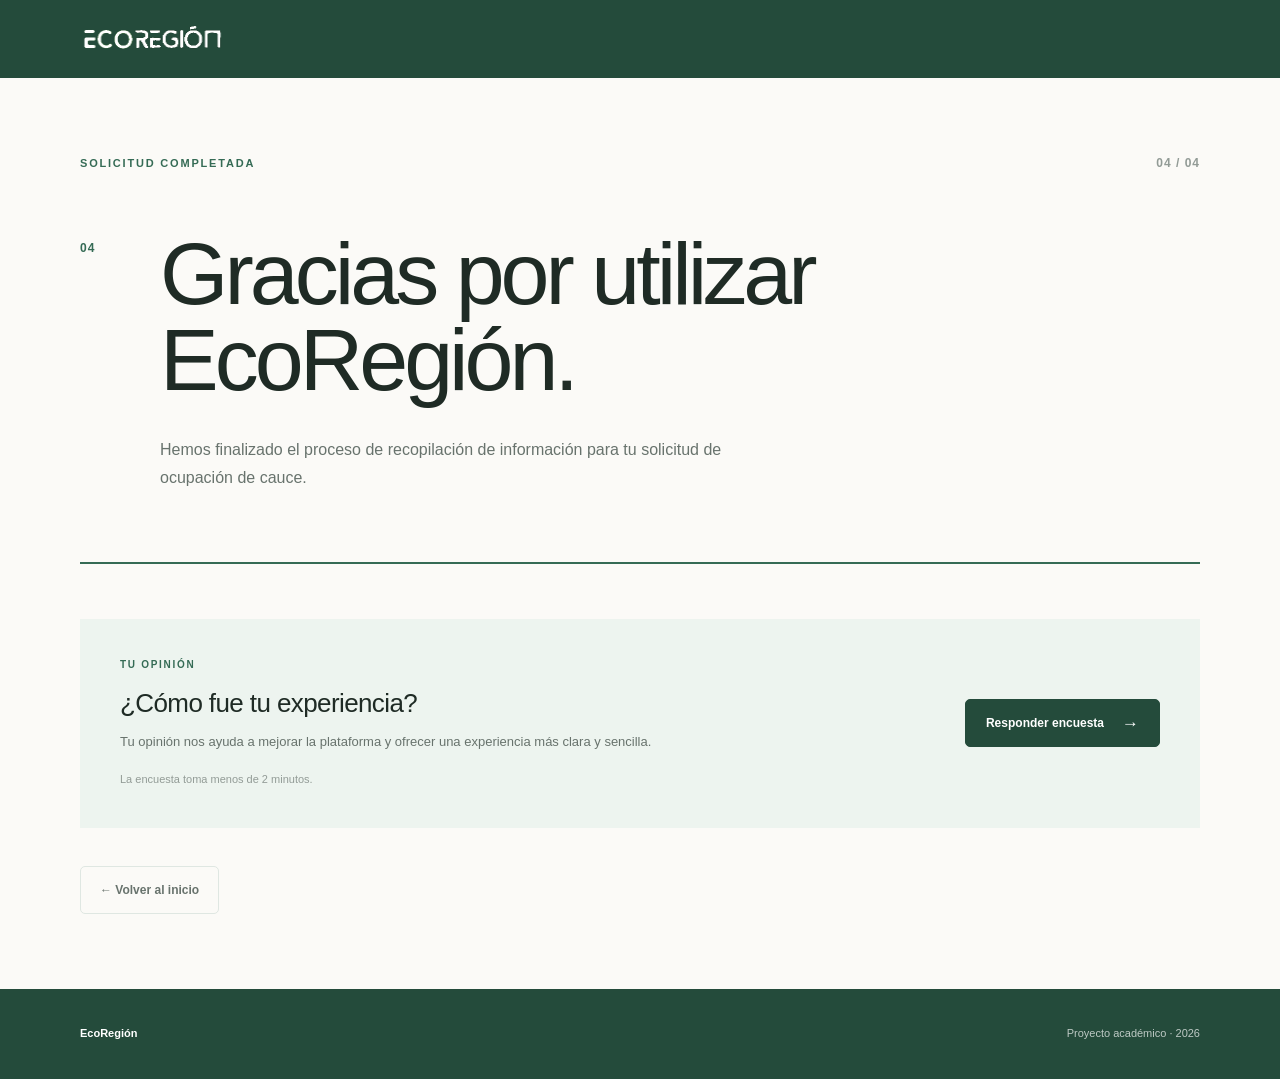
<file: gracias.html>
<!DOCTYPE html>
<html lang="es">

<head>
    <meta charset="UTF-8">
    <meta name="viewport" content="width=device-width, initial-scale=1.0">

    <title>EcoRegión | EcoTrámiteCo</title>

    <link rel="icon" type="image/png" href="img/Logotipo.png">
    <link rel="stylesheet" href="gracias.css">
</head>

<body>

    <!-- HEADER -->
    <header class="navbar">
        <div class="navbar-content">

            <a href="index.html" class="logo">
                <img src="/img/Logo.png" alt="EcoRegión">
            </a>

        </div>
    </header>


    <!-- CONTENIDO PRINCIPAL -->
    <main class="thank-you-container">

        <section class="thank-you">

            <div class="top-info">
                <span class="eyebrow">SOLICITUD COMPLETADA</span>
                <span class="step-counter">04 / 04</span>
            </div>


            <div class="thank-you-content">

                <div class="number">
                    04
                </div>

                <div class="message">

                    <h1>
                        Gracias por utilizar<br>
                        EcoRegión.
                    </h1>

                    <p>
                        Hemos finalizado el proceso de recopilación de
                        información para tu solicitud de ocupación de cauce.
                    </p>

                </div>

            </div>


            <!-- ENCUESTA -->
            <div class="survey">

                <div class="survey-text">

                    <span class="survey-label">
                        TU OPINIÓN
                    </span>

                    <h2>
                        ¿Cómo fue tu experiencia?
                    </h2>

                    <p>
                        Tu opinión nos ayuda a mejorar la plataforma
                        y ofrecer una experiencia más clara y sencilla.
                    </p>

                    <span class="survey-time">
                        La encuesta toma menos de 2 minutos.
                    </span>

                </div>


                <a href="https://docs.google.com/forms/d/e/1FAIpQLSetugrt7FBqJIBjkak65up1fmsNrjI4RFpWjy9RBE2B4jOH1g/viewform?usp=dialog" target="_blank" class="survey-button">
                    Responder encuesta
                    <span>→</span>
                </a>

            </div>


            <!-- ACCIONES -->
            <div class="actions">

                <a href="index.html" class="secondary-button">
                    ← Volver al inicio
                </a>

            </div>

        </section>

    </main>


    <!-- FOOTER -->
    <footer class="footer">

        <div class="footer-content">

            <span>EcoRegión</span>

            <span>
                Proyecto académico · 2026
            </span>

        </div>

    </footer>

</body>

</html>
</file>
<file: style.css>
/* ========================================
   ECORREGIÓN
   Cute · Aesthetic · Professional
======================================== */


/* ========================================
   VARIABLES
======================================== */

:root {
    --green: #356b55;
    --green-dark: #244b3b;
    --green-soft: #eaf2ed;

    --cream: #fbfaf7;
    --white: #ffffff;

    --dark: #1f2b25;
    --text: #69736d;
    --text-light: #8b958f;

    --border: #e3e9e5;

    --container: 1120px;
}


/* ========================================
   RESET
======================================== */

* {
    margin: 0;
    padding: 0;
    box-sizing: border-box;
}

html {
    scroll-behavior: smooth;
}

body {
    font-family:
        Inter,
        "Segoe UI",
        Arial,
        sans-serif;

    background: var(--cream);
    color: var(--dark);

    line-height: 1.6;

    -webkit-font-smoothing: antialiased;
}

a {
    color: inherit;
    text-decoration: none;
}

img {
    max-width: 100%;
}


/* ========================================
   GENERAL
======================================== */

.container {
    width: min(100% - 48px, var(--container));
    margin: 0 auto;
}

.label {
    display: inline-block;

    color: var(--green);

    font-size: 11px;
    font-weight: 700;

    letter-spacing: 2px;

    text-transform: uppercase;
}


/* ========================================
   HEADER
======================================== */

.navbar {
    height: 78px;

    background: #244b3b;

    border-bottom: 1px solid #244b3b;

    position: relative;
    z-index: 10;
}

.navbar-content {
    height: 100%;

    display: flex;
    align-items: center;
}

.logo {
    display: flex;
    align-items: center;
}

.logo img {
    width: 145px;
    height: auto;

    display: block;
}


/* ========================================
   HERO
======================================== */

.hero {
    min-height: 680px;

    display: flex;
    align-items: center;

    background:
        radial-gradient(circle at 85% 25%,
            rgba(53, 107, 85, 0.07),
            transparent 30%),
        var(--cream);

    border-bottom: 1px solid var(--border);
}

.hero-content {
    display: grid;

    grid-template-columns: minmax(0, 1fr) 260px;

    gap: 100px;

    align-items: end;
}

.hero-text {
    max-width: 820px;
}

.hero .label {
    margin-bottom: 28px;
}

.hero h1 {
    max-width: 800px;

    font-size: clamp(48px, 6vw, 76px);

    font-weight: 500;

    line-height: 1.02;

    letter-spacing: -3.5px;

    color: var(--dark);

    margin-bottom: 32px;
}

.hero p {
    max-width: 620px;

    color: var(--text);

    font-size: 17px;

    line-height: 1.8;

    margin-bottom: 52px;
}

.hero-meta {
    display: flex;

    gap: 55px;
}

.hero-meta div {
    display: flex;
    flex-direction: column;

    gap: 3px;
}

.hero-meta strong {
    color: var(--green);

    font-size: 12px;

    font-weight: 700;

    letter-spacing: 1px;
}

.hero-meta span {
    color: var(--text);

    font-size: 13px;
}

.hero-side {
    padding-bottom: 5px;
}

.hero-line {
    width: 42px;
    height: 2px;

    background: var(--green);

    margin-bottom: 24px;

    border-radius: 10px;
}

.hero-side p {
    color: var(--text);

    font-size: 14px;

    line-height: 1.8;

    margin-bottom: 32px;
}

.hero-location {
    color: var(--green);

    font-size: 10px;

    font-weight: 700;

    letter-spacing: 1.5px;
}


/* ========================================
   PROCESS
======================================== */

.process {
    padding: 130px 0;

    background: var(--white);
}

.section-header {
    max-width: 700px;

    margin-bottom: 80px;
}

.section-header .label {
    margin-bottom: 22px;
}

.section-header h2 {
    max-width: 650px;

    font-size: clamp(36px, 4vw, 52px);

    font-weight: 500;

    line-height: 1.1;

    letter-spacing: -2px;

    margin-bottom: 22px;
}

.section-header>p {
    max-width: 570px;

    color: var(--text);

    font-size: 16px;

    line-height: 1.8;
}


/* ========================================
   STEPS
======================================== */

.steps {
    border-top: 1px solid var(--border);
}

.step {
    display: grid;

    grid-template-columns: 110px 1fr;

    gap: 40px;

    padding: 42px 0;

    border-bottom: 1px solid var(--border);

    transition:
        padding-left 0.25s ease,
        background 0.25s ease;
}

.step:hover {
    padding-left: 12px;
}

.step-number {
    color: var(--green);

    font-size: 14px;

    font-weight: 700;

    letter-spacing: 1px;
}

.step-content {
    max-width: 650px;
}

.step-content h3 {
    font-size: 21px;

    font-weight: 500;

    margin-bottom: 10px;
}

.step-content p {
    color: var(--text);

    font-size: 15px;

    line-height: 1.8;
}


/* ========================================
   FEATURES
======================================== */

.features {
    padding: 125px 0;

    background: var(--green-soft);
}

.features-grid {
    display: grid;

    grid-template-columns: 0.9fr 1.1fr;

    gap: 120px;

    align-items: start;
}

.features-intro .label {
    margin-bottom: 22px;
}

.features-intro h2 {
    max-width: 430px;

    font-size: clamp(38px, 4vw, 52px);

    font-weight: 500;

    line-height: 1.08;

    letter-spacing: -2px;

    margin-bottom: 25px;
}

.features-intro p {
    max-width: 430px;

    color: var(--text);

    font-size: 15px;

    line-height: 1.8;
}


/* ========================================
   FEATURE LIST
======================================== */

.feature-list {
    border-top: 1px solid rgba(53, 107, 85, 0.2);
}

.feature-item {
    display: grid;

    grid-template-columns: 55px 1fr;

    gap: 20px;

    align-items: center;

    padding: 25px 0;

    border-bottom: 1px solid rgba(53, 107, 85, 0.2);
}

.feature-item span {
    color: var(--green);

    font-size: 12px;

    font-weight: 700;

    letter-spacing: 1px;
}

.feature-item p {
    color: var(--dark);

    font-size: 15px;

    line-height: 1.6;
}


/* ========================================
   CTA
======================================== */

.cta {
    padding: 135px 0;

    background: var(--green-dark);

    color: var(--white);

    text-align: center;
}

.cta-content {
    display: flex;

    flex-direction: column;

    align-items: center;
}

.cta .label {
    color: #b9d0c3;

    margin-bottom: 22px;
}

.cta h2 {
    font-size: clamp(42px, 5vw, 62px);

    font-weight: 500;

    line-height: 1.05;

    letter-spacing: -2.5px;

    margin-bottom: 22px;
}

.cta p {
    max-width: 500px;

    color: #c8d6cf;

    font-size: 15px;

    line-height: 1.8;

    margin-bottom: 38px;
}


/* ========================================
   BUTTON
======================================== */

.primary-button {
    display: inline-flex;

    align-items: center;

    gap: 16px;

    padding: 15px 24px;

    background: var(--white);

    color: var(--green-dark);

    border-radius: 8px;

    font-size: 13px;

    font-weight: 700;

    letter-spacing: 0.2px;

    transition:
        transform 0.2s ease,
        box-shadow 0.2s ease;
}

.primary-button span {
    font-size: 18px;

    line-height: 1;

    transition: transform 0.2s ease;
}

.primary-button:hover {
    transform: translateY(-2px);

    box-shadow:
        0 10px 30px rgba(0, 0, 0, 0.12);
}

.primary-button:hover span {
    transform: translateX(4px);
}


/* ========================================
   FOOTER
======================================== */

footer {
    background: var(--green-dark);

    border-top: 1px solid rgba(255, 255, 255, 0.1);
}

.footer-content {
    min-height: 75px;

    display: flex;

    align-items: center;

    justify-content: space-between;

    color: #aebfb6;

    font-size: 11px;

    letter-spacing: 0.3px;
}


/* ========================================
   RESPONSIVE
======================================== */

@media (max-width: 850px) {

    .hero {
        min-height: auto;

        padding: 100px 0;
    }

    .hero-content {
        grid-template-columns: 1fr;

        gap: 60px;
    }

    .hero-side {
        max-width: 420px;
    }

    .features-grid {
        grid-template-columns: 1fr;

        gap: 70px;
    }

}


@media (max-width: 600px) {

    .container {
        width: min(100% - 32px, var(--container));
    }

    .navbar {
        height: 70px;
    }

    .logo img {
        width: 125px;
    }

    .hero {
        padding: 80px 0;
    }

    .hero h1 {
        font-size: 46px;

        letter-spacing: -2.5px;
    }

    .hero p {
        font-size: 15px;
    }

    .hero-meta {
        gap: 30px;
    }

    .process {
        padding: 90px 0;
    }

    .section-header {
        margin-bottom: 55px;
    }

    .step {
        grid-template-columns: 45px 1fr;

        gap: 15px;

        padding: 32px 0;
    }

    .step:hover {
        padding-left: 0;
    }

    .step-content h3 {
        font-size: 18px;
    }

    .step-content p {
        font-size: 14px;
    }

    .features {
        padding: 90px 0;
    }

    .feature-item {
        grid-template-columns: 40px 1fr;

        gap: 12px;
    }

    .cta {
        padding: 100px 0;
    }

    .cta h2 {
        font-size: 44px;
    }

    .footer-content {
        min-height: 90px;

        flex-direction: column;

        justify-content: center;

        gap: 6px;
    }

}
</file>
<file: formulario.css>
/* =========================================
   VARIABLES
========================================= */

:root {
    --green: #356b55;
    --green-dark: #244b3b;
    --green-soft: #edf4ef;
    --cream: #fbfaf7;
    --white: #ffffff;
    --dark: #1f2b25;
    --text: #68736d;
    --text-light: #929b96;
    --border: #dfe7e2;
    --container: 1120px;
}


/* =========================================
   RESET
========================================= */

* {
    margin: 0;
    padding: 0;
    box-sizing: border-box;
}

html {
    scroll-behavior: smooth;
}

body {
    font-family: Arial, Helvetica, sans-serif;
    background: var(--cream);
    color: var(--dark);
    line-height: 1.6;
}


/* =========================================
   HEADER
========================================= */

.navbar {
    height: 78px;
    background: var(--green-dark);
    border-bottom: 1px solid var(--green-dark);
    position: relative;
    z-index: 10;
}

.navbar-content {
    width: min(100% - 48px, var(--container));
    height: 100%;
    margin: 0 auto;
    display: flex;
    align-items: center;
    justify-content: space-between;
}

.logo {
    display: flex;
    align-items: center;
}

.logo img {
    width: 145px;
    height: auto;
    display: block;
}

.back-home {
    color: rgba(255, 255, 255, 0.78);
    text-decoration: none;
    font-size: 13px;
    font-weight: 500;
    transition: color 0.2s ease;
}

.back-home:hover {
    color: var(--white);
}


/* =========================================
   CONTENEDOR
========================================= */

.form-container {
    width: min(100% - 48px, var(--container));
    margin: 0 auto;
}


/* =========================================
   INTRO
========================================= */

.form-intro {
    padding: 76px 0 62px;
}

.intro-top {
    display: flex;
    align-items: center;
    justify-content: space-between;
    margin-bottom: 32px;
}

.eyebrow {
    color: var(--green);
    font-size: 11px;
    font-weight: 700;
    letter-spacing: 1.8px;
}

.step-counter {
    color: var(--text-light);
    font-size: 12px;
    font-weight: 600;
    letter-spacing: 1px;
}

.form-intro h1 {
    color: var(--dark);
    font-size: clamp(52px, 7vw, 88px);
    font-weight: 400;
    line-height: 0.98;
    letter-spacing: -4px;
    margin-bottom: 30px;
}

.form-intro>p {
    max-width: 650px;
    color: var(--text);
    font-size: 16px;
    line-height: 1.75;
}


/* =========================================
   PROGRESO
========================================= */

.progress {
    margin-top: 54px;
}

.progress-line {
    width: 100%;
    height: 2px;
    background: var(--border);
    position: relative;
}

.progress-active {
    position: absolute;
    left: 0;
    top: 0;
    width: 33.33%;
    height: 2px;
    background: var(--green);
}

.progress-labels {
    display: grid;
    grid-template-columns: repeat(3, 1fr);
    margin-top: 13px;
}

.progress-step {
    display: flex;
    flex-direction: column;
}

.progress-step:nth-child(2) {
    align-items: center;
}

.progress-step:last-child {
    align-items: flex-end;
}

.progress-labels span {
    color: var(--text-light);
    font-size: 11px;
    font-weight: 600;
    letter-spacing: 0.5px;
}

.progress-labels p {
    color: var(--text-light);
    font-size: 11px;
    margin-top: 2px;
}

.progress-labels .active span,
.progress-labels .active p {
    color: var(--green);
}


/* =========================================
   BLOQUES
========================================= */

.form-block {
    padding: 38px 0 46px;
    border-top: 2px solid var(--green);
}

.form-block:last-of-type {
    border-bottom: 2px solid var(--green);
}


/* =========================================
   ENCABEZADO DEL BLOQUE
========================================= */

.block-heading {
    display: grid;
    grid-template-columns: 70px 1fr;
    gap: 10px;
    margin-bottom: 38px;
}

.block-number {
    color: var(--green);
    font-size: 12px;
    font-weight: 700;
    letter-spacing: 1px;
    padding-top: 5px;
}

.block-heading h2 {
    color: var(--dark);
    font-size: 25px;
    font-weight: 500;
    letter-spacing: -0.5px;
    margin-bottom: 5px;
}

.block-heading p {
    color: var(--text);
    font-size: 13px;
    max-width: 650px;
    line-height: 1.65;
}


/* =========================================
   CAMPOS
========================================= */

.field {
    margin-bottom: 27px;
}

.field:last-child {
    margin-bottom: 0;
}

.field-grid {
    display: grid;
    grid-template-columns: repeat(2, 1fr);
    gap: 20px;
}

.three-columns {
    grid-template-columns: repeat(3, 1fr);
}

label {
    display: block;
    color: var(--dark);
    font-size: 12px;
    font-weight: 700;
    letter-spacing: 0.2px;
    margin-bottom: 9px;
}

label span {
    color: var(--green);
    margin-left: 2px;
}

input,
select,
textarea {
    width: 100%;
    border: 1px solid var(--border);
    border-radius: 7px;
    background: var(--white);
    color: var(--dark);
    font-family: inherit;
    font-size: 14px;
    outline: none;
    transition:
        border-color 0.2s ease,
        box-shadow 0.2s ease;
}

input,
select {
    height: 48px;
    padding: 0 14px;
}

textarea {
    min-height: 125px;
    padding: 13px 14px;
    resize: vertical;
    line-height: 1.6;
}

input::placeholder,
textarea::placeholder {
    color: #a7afaa;
}

input:focus,
select:focus,
textarea:focus {
    border-color: var(--green);
    box-shadow: 0 0 0 3px rgba(53, 107, 85, 0.08);
}

select {
    cursor: pointer;
}

small {
    display: block;
    color: var(--text-light);
    font-size: 11px;
    line-height: 1.5;
    margin-top: 7px;
}


/* =========================================
   SUBENCABEZADO
========================================= */

.subheading {
    display: flex;
    align-items: center;
    margin: 38px 0 8px;
}

.subheading span {
    color: var(--green);
    font-size: 11px;
    font-weight: 700;
    text-transform: uppercase;
    letter-spacing: 1.4px;
}

.field-description {
    color: var(--text-light);
    font-size: 12px;
    margin-bottom: 22px;
}


/* =========================================
   TARJETAS CONDICIONALES
========================================= */

.conditional-card {
    display: none;
}

/* ========================================
   CARGA DE DOCUMENTOS
======================================== */

.upload-list {
    display: flex;
    flex-direction: column;
}

.upload-row {
    min-height: 82px;

    display: grid;
    grid-template-columns: 42px 1fr auto;
    align-items: center;
    gap: 18px;

    padding: 17px 0;

    border-bottom: 1px solid var(--border);

    cursor: pointer;
}

.upload-row:first-child {
    border-top: 1px solid var(--border);
}

.upload-symbol {
    width: 34px;
    height: 34px;

    display: flex;
    align-items: center;
    justify-content: center;

    border: 1px solid var(--border);
    border-radius: 50%;

    color: var(--green);
    font-size: 17px;
}

.upload-info {
    display: flex;
    flex-direction: column;
    gap: 3px;
}

.upload-info strong {
    color: var(--dark);
    font-size: 13px;
    font-weight: 600;
}

.upload-info span {
    color: var(--text-light);
    font-size: 11px;
}

.upload-action {
    color: var(--green);
    font-size: 11px;
    font-weight: 700;
    letter-spacing: 0.5px;

    padding: 9px 14px;

    border: 1px solid var(--border);
    border-radius: 2px;

    transition:
        background 0.2s ease,
        border-color 0.2s ease;
}

.upload-row:hover .upload-action {
    background: var(--green-soft);
    border-color: #cbd9d0;
}

.upload-row input[type="file"] {
    display: none;
}

/* =========================================
   AUTORIZACIÓN / HABEAS DATA
========================================= */

.data-permission {
    margin-top: 38px;
    padding: 20px 22px;
    background: var(--green-soft);
    border-left: 3px solid var(--green);
    display: flex;
    align-items: flex-start;
    gap: 15px;
}

.data-permission input[type="checkbox"] {
    width: 17px;
    height: 17px;
    margin-top: 2px;
    flex-shrink: 0;
    accent-color: var(--green);
}

.data-permission label {
    margin: 0;
    color: var(--text);
    font-size: 12px;
    font-weight: 400;
    line-height: 1.6;
}

.data-permission label strong {
    display: block;
    color: var(--dark);
    font-size: 12px;
    font-weight: 700;
    margin-bottom: 3px;
}


/* =========================================
   BOTONES
========================================= */

.form-actions {
    display: flex;
    align-items: center;
    justify-content: space-between;
    padding: 38px 0 75px;
}

.secondary-button,
.primary-button {
    min-height: 48px;
    display: inline-flex;
    align-items: center;
    justify-content: center;
    gap: 18px;
    padding: 0 19px;
    border-radius: 5px;
    font-family: inherit;
    font-size: 12px;
    font-weight: 700;
    text-decoration: none;
    cursor: pointer;
    transition:
        background 0.2s ease,
        color 0.2s ease,
        border-color 0.2s ease;
}

.secondary-button {
    color: var(--text);
    border: 1px solid var(--border);
    background: transparent;
}

.secondary-button:hover {
    color: var(--dark);
    border-color: #c8d3cd;
}

.primary-button {
    color: var(--white);
    border: 1px solid var(--green-dark);
    background: var(--green-dark);
}

.primary-button:hover {
    background: var(--green);
    border-color: var(--green);
}

.primary-button span {
    font-size: 17px;
    font-weight: 400;
    line-height: 1;
}


/* =========================================
   FOOTER
========================================= */

.footer {
    background: var(--green-dark);
    color: rgba(255, 255, 255, 0.7);

}

.footer-content {
    width: min(100% - 48px, var(--container));
    min-height: 90px;
    margin: 0 auto;
    display: flex;
    align-items: center;
    justify-content: space-between;
    font-size: 11px;
}

.footer-content span:first-child {
    color: var(--white);
    font-weight: 600;
}


/* =========================================
   RESPONSIVE
========================================= */

@media (max-width: 750px) {

    .navbar-content,
    .form-container,
    .footer-content {
        width: min(100% - 32px, var(--container));
    }

    .form-intro {
        padding: 55px 0 45px;
    }

    .form-intro h1 {
        font-size: 56px;
        letter-spacing: -3px;
    }

    .field-grid,
    .three-columns {
        grid-template-columns: 1fr;
        gap: 0;
    }

    .block-heading {
        grid-template-columns: 45px 1fr;
    }
}


@media (max-width: 500px) {

    .navbar {
        height: 70px;
    }

    .logo img {
        width: 125px;
    }

    .back-home {
        font-size: 11px;
    }

    .form-intro h1 {
        font-size: 45px;
        letter-spacing: -2.5px;
    }

    .intro-top {
        margin-bottom: 25px;
    }

    .progress-labels span,
    .progress-labels p {
        font-size: 9px;
    }

    .block-heading h2 {
        font-size: 21px;
    }

    .block-heading p {
        font-size: 12px;
    }

    .data-permission {
        padding: 18px;
    }

    .form-actions {
        padding-bottom: 55px;
    }

    .secondary-button,
    .primary-button {
        min-height: 45px;
        font-size: 11px;
    }

    .footer-content {
        min-height: 80px;
        gap: 15px;
        flex-direction: column;
        justify-content: center;
    }
}
</file>
<file: formulario2.css>
/* =========================================
   VARIABLES
========================================= */

:root {
    --green: #356b55;
    --green-dark: #244b3b;
    --green-soft: #edf4ef;

    --cream: #fbfaf7;
    --white: #ffffff;

    --dark: #1f2b25;
    --text: #68736d;
    --text-light: #929b96;

    --border: #dfe7e2;

    --container: 1120px;
}


/* =========================================
   RESET
========================================= */

* {
    margin: 0;
    padding: 0;
    box-sizing: border-box;
}


html {
    scroll-behavior: smooth;
}


body {
    font-family: Arial, Helvetica, sans-serif;
    background: var(--cream);
    color: var(--dark);
    line-height: 1.6;
}


/* =========================================
   HEADER
========================================= */

.navbar {
    height: 78px;

    background: var(--green-dark);

    border-bottom: 1px solid var(--green-dark);

    position: relative;
    z-index: 10;
}


.navbar-content {
    width: min(100% - 48px, var(--container));
    height: 100%;

    margin: 0 auto;

    display: flex;
    align-items: center;
    justify-content: space-between;
}


.logo {
    display: flex;
    align-items: center;
}


.logo img {
    width: 145px;
    height: auto;

    display: block;
}


.back-home {
    color: rgba(255, 255, 255, 0.78);

    text-decoration: none;

    font-size: 13px;
    font-weight: 500;

    transition: color 0.2s ease;
}


.back-home:hover {
    color: var(--white);
}


/* =========================================
   CONTENEDOR
========================================= */

.form-container {
    width: min(100% - 48px, var(--container));

    margin: 0 auto;
}


/* =========================================
   INTRO
========================================= */

.form-intro {
    padding: 76px 0 62px;
}


.intro-top {
    display: flex;
    align-items: center;
    justify-content: space-between;

    margin-bottom: 32px;
}


.eyebrow {
    color: var(--green);

    font-size: 11px;
    font-weight: 700;

    letter-spacing: 1.8px;
}


.step-counter {
    color: var(--text-light);

    font-size: 12px;
    font-weight: 600;

    letter-spacing: 1px;
}


.form-intro h1 {
    color: var(--dark);

    font-size: clamp(52px, 7vw, 88px);

    font-weight: 400;

    line-height: 0.98;

    letter-spacing: -4px;

    margin-bottom: 30px;
}


.form-intro>p {
    max-width: 610px;

    color: var(--text);

    font-size: 16px;

    line-height: 1.75;
}


/* =========================================
   PROGRESO
========================================= */

.progress {
    margin-top: 54px;
}


.progress-line {
    width: 100%;
    height: 2px;

    background: var(--border);

    position: relative;
}


.progress-active {
    position: absolute;

    left: 0;
    top: 0;

    width: 66.66%;
    height: 2px;

    background: var(--green);
}


.progress-labels {
    display: grid;
    grid-template-columns: repeat(3, 1fr);

    margin-top: 13px;
}


.progress-labels span {
    color: var(--text-light);

    font-size: 11px;
    font-weight: 600;

    letter-spacing: 0.5px;
}


.progress-labels span:nth-child(2) {
    text-align: center;
}


.progress-labels span:last-child {
    text-align: right;
}


.progress-labels .active {
    color: var(--green);
}


/* =========================================
   BLOQUES
========================================= */

.form-block {
    padding: 38px 0 46px;

    border-top: 2px solid var(--green);
}


.form-block:last-of-type {
    border-bottom: 2px solid var(--green);
}


/* =========================================
   ENCABEZADO DEL BLOQUE
========================================= */

.block-heading {
    display: grid;

    grid-template-columns: 70px 1fr;

    gap: 10px;

    margin-bottom: 38px;
}


.block-number {
    color: var(--green);

    font-size: 12px;
    font-weight: 700;

    letter-spacing: 1px;

    padding-top: 5px;
}


.block-heading h2 {
    color: var(--dark);

    font-size: 25px;
    font-weight: 500;

    letter-spacing: -0.5px;

    margin-bottom: 5px;
}


.block-heading p {
    color: var(--text);

    font-size: 13px;

    max-width: 650px;

    line-height: 1.65;
}


/* =========================================
   CAMPOS
========================================= */

.field {
    margin-bottom: 27px;
}


.field:last-child {
    margin-bottom: 0;
}


.field-grid {
    display: grid;

    grid-template-columns: repeat(2, 1fr);

    gap: 20px;
}


.three-columns {
    grid-template-columns: repeat(3, 1fr);
}


label {
    display: block;

    color: var(--dark);

    font-size: 12px;
    font-weight: 700;

    letter-spacing: 0.2px;

    margin-bottom: 9px;
}


label span {
    color: var(--green);

    margin-left: 2px;
}


input,
select,
textarea {
    width: 100%;

    border: 1px solid var(--border);

    border-radius: 7px;

    background: var(--white);

    color: var(--dark);

    font-family: inherit;

    font-size: 14px;

    outline: none;

    transition:
        border-color 0.2s ease,
        box-shadow 0.2s ease;
}


input,
select {
    height: 48px;

    padding: 0 14px;
}


textarea {
    min-height: 125px;

    padding: 13px 14px;

    resize: vertical;

    line-height: 1.6;
}


input::placeholder,
textarea::placeholder {
    color: #a7afaa;
}


input:focus,
select:focus,
textarea:focus {
    border-color: var(--green);

    box-shadow: 0 0 0 3px rgba(53, 107, 85, 0.08);
}


select {
    cursor: pointer;
}


small {
    display: block;

    color: var(--text-light);

    font-size: 11px;

    line-height: 1.5;

    margin-top: 7px;
}


/* =========================================
   SUBENCABEZADO
========================================= */

.subheading {
    display: flex;
    align-items: center;

    margin: 38px 0 8px;
}


.subheading span {
    color: var(--green);

    font-size: 11px;
    font-weight: 700;

    text-transform: uppercase;

    letter-spacing: 1.4px;
}


.field-description {
    color: var(--text-light);

    font-size: 12px;

    margin-bottom: 22px;
}


/* =========================================
   DOCUMENTOS
========================================= */

.document-row {
    min-height: 78px;

    border-top: 1px solid var(--border);

    display: flex;
    align-items: center;
    justify-content: space-between;

    gap: 25px;
}


.document-row:last-child {
    border-bottom: 1px solid var(--border);
}


.document-info {
    display: flex;
    align-items: center;

    gap: 15px;
}


.document-icon {
    width: 32px;
    height: 32px;

    border: 1px solid var(--border);

    border-radius: 50%;

    display: flex;
    align-items: center;
    justify-content: center;

    color: var(--green);

    font-size: 15px;

    flex-shrink: 0;
}


.document-info strong {
    display: block;

    color: var(--dark);

    font-size: 13px;
    font-weight: 600;

    margin-bottom: 2px;
}


.document-info small {
    margin: 0;

    font-size: 11px;
}


.upload-button {
    color: var(--green);

    border: 1px solid var(--green);

    border-radius: 5px;

    padding: 8px 14px;

    font-size: 11px;
    font-weight: 700;

    cursor: pointer;

    white-space: nowrap;

    transition:
        background 0.2s ease,
        color 0.2s ease;
}


.upload-button:hover {
    background: var(--green);

    color: var(--white);
}


.upload-button input {
    display: none;
}


/* =========================================
   BOTONES
========================================= */

.form-actions {
    display: flex;
    align-items: center;
    justify-content: space-between;

    padding: 38px 0 75px;
}


.secondary-button,
.primary-button {
    min-height: 48px;

    display: inline-flex;
    align-items: center;
    justify-content: center;

    gap: 18px;

    padding: 0 19px;

    border-radius: 5px;

    font-family: inherit;

    font-size: 12px;
    font-weight: 700;

    text-decoration: none;

    cursor: pointer;

    transition:
        background 0.2s ease,
        color 0.2s ease,
        border-color 0.2s ease;
}


.secondary-button {
    color: var(--text);

    border: 1px solid var(--border);

    background: transparent;
}


.secondary-button:hover {
    color: var(--dark);

    border-color: #c8d3cd;
}


.primary-button {
    color: var(--white);

    border: 1px solid var(--green-dark);

    background: var(--green-dark);
}


.primary-button:hover {
    background: var(--green);

    border-color: var(--green);
}


.primary-button span {
    font-size: 17px;

    font-weight: 400;

    line-height: 1;
}


/* =========================================
   FOOTER
========================================= */

.footer {
    background: var(--green-dark);

    color: rgba(255, 255, 255, 0.7);
}


.footer-content {
    width: min(100% - 48px, var(--container));

    min-height: 90px;

    margin: 0 auto;

    display: flex;
    align-items: center;
    justify-content: space-between;

    font-size: 11px;
}


.footer-content span:first-child {
    color: var(--white);

    font-weight: 600;
}


/* =========================================
   RESPONSIVE
========================================= */

@media (max-width: 750px) {

    .navbar-content,
    .form-container,
    .footer-content {
        width: min(100% - 32px, var(--container));
    }


    .form-intro {
        padding: 55px 0 45px;
    }


    .form-intro h1 {
        font-size: 56px;

        letter-spacing: -3px;
    }


    .field-grid,
    .three-columns {
        grid-template-columns: 1fr;

        gap: 0;
    }


    .block-heading {
        grid-template-columns: 45px 1fr;
    }


    .document-row {
        align-items: flex-start;

        padding: 20px 0;
    }


    .document-info {
        align-items: flex-start;
    }

}


@media (max-width: 500px) {

    .navbar {
        height: 70px;
    }


    .logo img {
        width: 125px;
    }


    .back-home {
        font-size: 11px;
    }


    .form-intro h1 {
        font-size: 45px;

        letter-spacing: -2.5px;
    }


    .intro-top {
        margin-bottom: 25px;
    }


    .progress-labels span {
        font-size: 9px;
    }


    .block-heading h2 {
        font-size: 21px;
    }


    .block-heading p {
        font-size: 12px;
    }


    .document-row {
        flex-direction: column;

        align-items: flex-start;

        gap: 14px;
    }


    .upload-button {
        margin-left: 47px;
    }


    .form-actions {
        padding-bottom: 55px;
    }


    .secondary-button,
    .primary-button {
        min-height: 45px;

        font-size: 11px;
    }


    .footer-content {
        min-height: 80px;

        gap: 15px;

        flex-direction: column;

        justify-content: center;
    }

}
</file>
<file: formulario3.css>
/* =========================================
   VARIABLES
========================================= */

:root {
    --green: #356b55;
    --green-dark: #244b3b;
    --green-soft: #edf4ef;

    --cream: #fbfaf7;
    --white: #ffffff;

    --dark: #1f2b25;
    --text: #68736d;
    --text-light: #929b96;

    --border: #dfe7e2;

    --container: 1120px;
}


/* =========================================
   RESET
========================================= */

* {
    margin: 0;
    padding: 0;
    box-sizing: border-box;
}


html {
    scroll-behavior: smooth;
}


body {
    font-family: Arial, Helvetica, sans-serif;

    background: var(--cream);

    color: var(--dark);

    line-height: 1.6;
}


/* =========================================
   HEADER
========================================= */

.navbar {
    height: 78px;

    background: var(--green-dark);

    border-bottom: 1px solid var(--green-dark);

    position: relative;

    z-index: 10;
}


.navbar-content {
    width: min(100% - 48px, var(--container));

    height: 100%;

    margin: 0 auto;

    display: flex;

    align-items: center;

    justify-content: space-between;
}


.logo {
    display: flex;

    align-items: center;
}


.logo img {
    width: 145px;

    height: auto;

    display: block;
}


.back-home {
    color: rgba(255, 255, 255, 0.78);

    text-decoration: none;

    font-size: 13px;

    font-weight: 500;

    transition: color 0.2s ease;
}


.back-home:hover {
    color: var(--white);
}


/* =========================================
   CONTENEDOR
========================================= */

.form-container {
    width: min(100% - 48px, var(--container));

    margin: 0 auto;
}


/* =========================================
   INTRO
========================================= */

.form-intro {
    padding: 76px 0 62px;
}


.intro-top {
    display: flex;

    align-items: center;

    justify-content: space-between;

    margin-bottom: 32px;
}


.eyebrow {
    color: var(--green);

    font-size: 11px;

    font-weight: 700;

    letter-spacing: 1.8px;
}


.step-counter {
    color: var(--text-light);

    font-size: 12px;

    font-weight: 600;

    letter-spacing: 1px;
}


.form-intro h1 {
    color: var(--dark);

    font-size: clamp(52px, 7vw, 88px);

    font-weight: 400;

    line-height: 0.98;

    letter-spacing: -4px;

    margin-bottom: 30px;
}


.form-intro>p {
    max-width: 650px;

    color: var(--text);

    font-size: 16px;

    line-height: 1.75;
}


/* =========================================
   RESUMEN DE SOLICITUD
========================================= */

.application-summary {
    margin-top: 40px;

    display: grid;

    grid-template-columns: 1fr 1fr;

    border-top: 1px solid var(--border);

    border-bottom: 1px solid var(--border);
}


.application-summary div {
    padding: 18px 0;
}


.application-summary div+div {
    padding-left: 35px;

    border-left: 1px solid var(--border);
}


.application-summary span {
    display: block;

    color: var(--text-light);

    font-size: 10px;

    font-weight: 700;

    text-transform: uppercase;

    letter-spacing: 1.2px;

    margin-bottom: 4px;
}


.application-summary strong {
    color: var(--dark);

    font-size: 14px;

    font-weight: 600;
}


/* =========================================
   PROGRESO
========================================= */

.progress {
    margin-top: 54px;
}


.progress-line {
    width: 100%;

    height: 2px;

    background: var(--border);

    position: relative;
}


.progress-active {
    position: absolute;

    left: 0;

    top: 0;

    width: 100%;

    height: 2px;

    background: var(--green);
}


.progress-labels {
    display: grid;

    grid-template-columns: repeat(3, 1fr);

    margin-top: 13px;
}


.progress-labels span {
    color: var(--text-light);

    font-size: 11px;

    font-weight: 600;

    letter-spacing: 0.5px;
}


.progress-labels span:nth-child(2) {
    text-align: center;
}


.progress-labels span:last-child {
    text-align: right;
}


.progress-labels .active {
    color: var(--green);
}


/* =========================================
   AUTORIDAD
========================================= */

.authority-section {
    margin-bottom: 0;
}


.authority-header {
    padding: 34px 0 35px;

    border-top: 2px solid var(--green);

    display: flex;

    align-items: center;

    justify-content: space-between;
}


.authority-label {
    display: block;

    color: var(--green);

    font-size: 10px;

    font-weight: 700;

    letter-spacing: 1.6px;

    margin-bottom: 7px;
}


.authority-header h2 {
    color: var(--dark);

    font-size: 29px;

    font-weight: 500;

    letter-spacing: -0.7px;
}


.authority-tag {
    color: var(--green);

    border: 1px solid var(--green);

    border-radius: 30px;

    padding: 7px 12px;

    font-size: 10px;

    font-weight: 700;

    letter-spacing: 1px;
}


/* =========================================
   BLOQUES
========================================= */

.form-block {
    padding: 38px 0 46px;

    border-top: 2px solid var(--green);
}


.form-block:last-of-type {
    border-bottom: 2px solid var(--green);
}


/* =========================================
   ENCABEZADO
========================================= */

.block-heading {
    display: grid;

    grid-template-columns: 70px 1fr;

    gap: 10px;

    margin-bottom: 35px;
}


.block-number {
    color: var(--green);

    font-size: 12px;

    font-weight: 700;

    letter-spacing: 1px;

    padding-top: 5px;
}


.block-heading h2 {
    color: var(--dark);

    font-size: 25px;

    font-weight: 500;

    letter-spacing: -0.5px;

    margin-bottom: 5px;
}


.block-heading p {
    color: var(--text);

    font-size: 13px;

    max-width: 650px;

    line-height: 1.65;
}


/* =========================================
   DOCUMENTOS
========================================= */

.document-row {
    min-height: 82px;

    border-top: 1px solid var(--border);

    display: flex;

    align-items: center;

    justify-content: space-between;

    gap: 25px;
}


.document-row:last-child {
    border-bottom: 1px solid var(--border);
}


.document-info {
    display: flex;

    align-items: center;

    gap: 15px;
}


.document-icon {
    width: 32px;

    height: 32px;

    border: 1px solid var(--border);

    border-radius: 50%;

    display: flex;

    align-items: center;

    justify-content: center;

    color: var(--green);

    font-size: 15px;

    flex-shrink: 0;
}


.document-info strong {
    display: block;

    color: var(--dark);

    font-size: 13px;

    font-weight: 600;

    margin-bottom: 2px;
}


.document-info small {
    display: block;

    color: var(--text-light);

    font-size: 11px;

    line-height: 1.5;
}


/* =========================================
   BOTÓN ADJUNTAR
========================================= */

.upload-button {
    color: var(--green);

    border: 1px solid var(--green);

    border-radius: 5px;

    padding: 8px 14px;

    font-size: 11px;

    font-weight: 700;

    cursor: pointer;

    white-space: nowrap;

    transition:
        background 0.2s ease,
        color 0.2s ease;
}


.upload-button:hover {
    background: var(--green);

    color: var(--white);
}


.upload-button input {
    display: none;
}


/* =========================================
   NOTAS
========================================= */

.info-note {
    margin-top: 32px;

    padding: 20px 22px;

    background: var(--green-soft);

    border-left: 3px solid var(--green);

    display: flex;

    gap: 15px;
}


.note-icon {
    width: 23px;

    height: 23px;

    border: 1px solid var(--green);

    border-radius: 50%;

    display: flex;

    align-items: center;

    justify-content: center;

    color: var(--green);

    font-size: 11px;

    font-weight: 700;

    flex-shrink: 0;
}


.info-note strong {
    display: block;

    color: var(--dark);

    font-size: 12px;

    margin-bottom: 3px;
}


.info-note p {
    color: var(--text);

    font-size: 12px;

    line-height: 1.6;
}


.info-note.important {
    margin: 0 0 40px;

    border-top: 1px solid var(--border);

    border-bottom: 1px solid var(--border);
}


/* =========================================
   PROCESO SDA
========================================= */

.process-info {
    display: grid;

    grid-template-columns: repeat(4, 1fr);

    border-top: 1px solid var(--border);

    border-bottom: 1px solid var(--border);

    margin-top: 35px;
}


.process-item {
    padding: 22px 20px;

    display: flex;

    gap: 13px;
}


.process-item+.process-item {
    border-left: 1px solid var(--border);
}


.process-item>span {
    color: var(--green);

    font-size: 10px;

    font-weight: 700;

    letter-spacing: 1px;
}


.process-item strong {
    display: block;

    color: var(--dark);

    font-size: 12px;

    margin-bottom: 3px;
}


.process-item p {
    color: var(--text-light);

    font-size: 10px;

    line-height: 1.5;
}


/* =========================================
   BOTONES
========================================= */

.form-actions {
    display: flex;

    align-items: center;

    justify-content: space-between;

    padding: 38px 0 75px;
}


.secondary-button,
.primary-button {
    min-height: 48px;

    display: inline-flex;

    align-items: center;

    justify-content: center;

    gap: 18px;

    padding: 0 19px;

    border-radius: 5px;

    font-family: inherit;

    font-size: 12px;

    font-weight: 700;

    text-decoration: none;

    cursor: pointer;

    transition:
        background 0.2s ease,
        color 0.2s ease,
        border-color 0.2s ease;
}


.secondary-button {
    color: var(--text);

    border: 1px solid var(--border);

    background: transparent;
}


.secondary-button:hover {
    color: var(--dark);

    border-color: #c8d3cd;
}


.primary-button {
    color: var(--white);

    border: 1px solid var(--green-dark);

    background: var(--green-dark);
}


.primary-button:hover {
    background: var(--green);

    border-color: var(--green);
}


.primary-button span {
    font-size: 17px;

    font-weight: 400;

    line-height: 1;
}


/* =========================================
   FOOTER
========================================= */

.footer {
    background: var(--green-dark);

    color: rgba(255, 255, 255, 0.7);
}


.footer-content {
    width: min(100% - 48px, var(--container));

    min-height: 90px;

    margin: 0 auto;

    display: flex;

    align-items: center;

    justify-content: space-between;

    font-size: 11px;
}


.footer-content span:first-child {
    color: var(--white);

    font-weight: 600;
}


/* =========================================
   RESPONSIVE
========================================= */

@media (max-width: 850px) {

    .process-info {
        grid-template-columns: repeat(2, 1fr);
    }


    .process-item:nth-child(3) {
        border-left: none;
        border-top: 1px solid var(--border);
    }


    .process-item:nth-child(4) {
        border-top: 1px solid var(--border);
    }

}


@media (max-width: 750px) {

    .navbar-content,
    .form-container,
    .footer-content {
        width: min(100% - 32px, var(--container));
    }


    .form-intro {
        padding: 55px 0 45px;
    }


    .form-intro h1 {
        font-size: 56px;

        letter-spacing: -3px;
    }


    .application-summary {
        grid-template-columns: 1fr;
    }


    .application-summary div+div {
        padding-left: 0;

        border-left: none;

        border-top: 1px solid var(--border);
    }


    .block-heading {
        grid-template-columns: 45px 1fr;
    }


    .document-row {
        align-items: flex-start;

        padding: 20px 0;
    }


    .document-info {
        align-items: flex-start;
    }

}


@media (max-width: 500px) {

    .navbar {
        height: 70px;
    }


    .logo img {
        width: 125px;
    }


    .back-home {
        font-size: 11px;
    }


    .form-intro h1 {
        font-size: 45px;

        letter-spacing: -2.5px;
    }


    .authority-header h2 {
        font-size: 23px;
    }


    .authority-tag {
        font-size: 8px;

        padding: 6px 9px;
    }


    .progress-labels span {
        font-size: 9px;
    }


    .block-heading h2 {
        font-size: 21px;
    }


    .block-heading p {
        font-size: 12px;
    }


    .document-row {
        flex-direction: column;

        align-items: flex-start;

        gap: 14px;
    }


    .upload-button {
        margin-left: 47px;
    }


    .process-info {
        grid-template-columns: 1fr;
    }


    .process-item,
    .process-item:nth-child(3),
    .process-item:nth-child(4) {
        border-left: none;

        border-top: 1px solid var(--border);
    }


    .process-item:first-child {
        border-top: none;
    }


    .form-actions {
        padding-bottom: 55px;
    }


    .secondary-button,
    .primary-button {
        min-height: 45px;

        font-size: 11px;
    }


    .footer-content {
        min-height: 80px;

        gap: 15px;

        flex-direction: column;

        justify-content: center;
    }

}
</file>
<file: gracias.css>
/* =========================================
   VARIABLES
========================================= */

:root {
    --green: #356b55;
    --green-dark: #244b3b;
    --green-soft: #edf4ef;
    --cream: #fbfaf7;
    --white: #ffffff;
    --dark: #1f2b25;
    --text: #68736d;
    --text-light: #929b96;
    --border: #dfe7e2;
    --container: 1120px;
}


/* =========================================
   RESET
========================================= */

* {
    margin: 0;
    padding: 0;
    box-sizing: border-box;
}

html {
    scroll-behavior: smooth;
}

body {
    font-family: Arial, Helvetica, sans-serif;
    background: var(--cream);
    color: var(--dark);
    line-height: 1.6;
}


/* =========================================
   HEADER
========================================= */

.navbar {
    height: 78px;
    background: var(--green-dark);
    border-bottom: 1px solid var(--green-dark);
}

.navbar-content {
    width: min(100% - 48px, var(--container));
    height: 100%;
    margin: 0 auto;

    display: flex;
    align-items: center;
}

.logo {
    display: flex;
    align-items: center;
}

.logo img {
    width: 145px;
    height: auto;
    display: block;
}


/* =========================================
   CONTENEDOR
========================================= */

.thank-you-container {
    width: min(100% - 48px, var(--container));
    margin: 0 auto;
}


/* =========================================
   SECCIÓN PRINCIPAL
========================================= */

.thank-you {
    padding: 76px 0 75px;
}


/* =========================================
   PARTE SUPERIOR
========================================= */

.top-info {
    display: flex;
    align-items: center;
    justify-content: space-between;

    margin-bottom: 58px;
}

.eyebrow {
    color: var(--green);
    font-size: 11px;
    font-weight: 700;
    letter-spacing: 1.8px;
}

.step-counter {
    color: var(--text-light);
    font-size: 12px;
    font-weight: 600;
    letter-spacing: 1px;
}


/* =========================================
   MENSAJE
========================================= */

.thank-you-content {
    display: grid;
    grid-template-columns: 70px 1fr;
    gap: 10px;

    padding-bottom: 70px;

    border-bottom: 2px solid var(--green);
}

.number {
    color: var(--green);
    font-size: 12px;
    font-weight: 700;
    letter-spacing: 1px;
    padding-top: 8px;
}

.message h1 {
    color: var(--dark);
    font-size: clamp(52px, 7vw, 88px);
    font-weight: 400;
    line-height: 0.98;
    letter-spacing: -4px;

    margin-bottom: 32px;
}

.message p {
    max-width: 600px;

    color: var(--text);
    font-size: 16px;
    line-height: 1.75;
}


/* =========================================
   ENCUESTA
========================================= */

.survey {
    margin-top: 55px;
    padding: 38px 40px;

    background: var(--green-soft);

    display: flex;
    align-items: center;
    justify-content: space-between;

    gap: 40px;
}

.survey-text {
    max-width: 650px;
}

.survey-label {
    display: block;

    color: var(--green);
    font-size: 10px;
    font-weight: 700;
    letter-spacing: 1.7px;

    margin-bottom: 10px;
}

.survey h2 {
    color: var(--dark);

    font-size: 26px;
    font-weight: 500;
    letter-spacing: -0.6px;

    margin-bottom: 7px;
}

.survey p {
    color: var(--text);

    font-size: 13px;
    line-height: 1.65;

    margin-bottom: 12px;
}

.survey-time {
    color: var(--text-light);

    font-size: 11px;
}


/* =========================================
   BOTÓN ENCUESTA
========================================= */

.survey-button {
    min-height: 48px;

    display: inline-flex;
    align-items: center;
    justify-content: center;

    gap: 18px;

    padding: 0 20px;

    background: var(--green-dark);
    border: 1px solid var(--green-dark);
    border-radius: 5px;

    color: var(--white);

    font-size: 12px;
    font-weight: 700;

    text-decoration: none;

    white-space: nowrap;

    transition:
        background 0.2s ease,
        border-color 0.2s ease;
}

.survey-button:hover {
    background: var(--green);
    border-color: var(--green);
}

.survey-button span {
    font-size: 17px;
    font-weight: 400;
    line-height: 1;
}


/* =========================================
   ACCIONES
========================================= */

.actions {
    display: flex;
    align-items: center;

    padding-top: 38px;
}

.secondary-button {
    min-height: 48px;

    display: inline-flex;
    align-items: center;
    justify-content: center;

    padding: 0 19px;

    border: 1px solid var(--border);
    border-radius: 5px;

    background: transparent;

    color: var(--text);

    font-size: 12px;
    font-weight: 700;

    text-decoration: none;

    transition:
        color 0.2s ease,
        border-color 0.2s ease;
}

.secondary-button:hover {
    color: var(--dark);
    border-color: #c8d3cd;
}


/* =========================================
   FOOTER
========================================= */

.footer {
    background: var(--green-dark);
    color: rgba(255, 255, 255, 0.7);
}

.footer-content {
    width: min(100% - 48px, var(--container));
    min-height: 90px;

    margin: 0 auto;

    display: flex;
    align-items: center;
    justify-content: space-between;

    font-size: 11px;
}

.footer-content span:first-child {
    color: var(--white);
    font-weight: 600;
}


/* =========================================
   RESPONSIVE
========================================= */

@media (max-width: 750px) {

    .navbar-content,
    .thank-you-container,
    .footer-content {
        width: min(100% - 32px, var(--container));
    }

    .thank-you {
        padding: 55px 0 55px;
    }

    .top-info {
        margin-bottom: 45px;
    }

    .thank-you-content {
        grid-template-columns: 45px 1fr;
        padding-bottom: 55px;
    }

    .message h1 {
        font-size: 56px;
        letter-spacing: -3px;
    }

    .survey {
        flex-direction: column;
        align-items: flex-start;

        padding: 30px;
    }

    .survey-button {
        width: 100%;
    }
}


@media (max-width: 500px) {

    .navbar {
        height: 70px;
    }

    .logo img {
        width: 125px;
    }

    .message h1 {
        font-size: 45px;
        letter-spacing: -2.5px;
    }

    .message p {
        font-size: 14px;
    }

    .survey {
        margin-top: 40px;
        padding: 25px;
    }

    .survey h2 {
        font-size: 22px;
    }

    .survey p {
        font-size: 12px;
    }

    .secondary-button,
    .survey-button {
        min-height: 45px;
        font-size: 11px;
    }

    .footer-content {
        min-height: 80px;

        gap: 15px;

        flex-direction: column;
        justify-content: center;
    }
}
</file>
